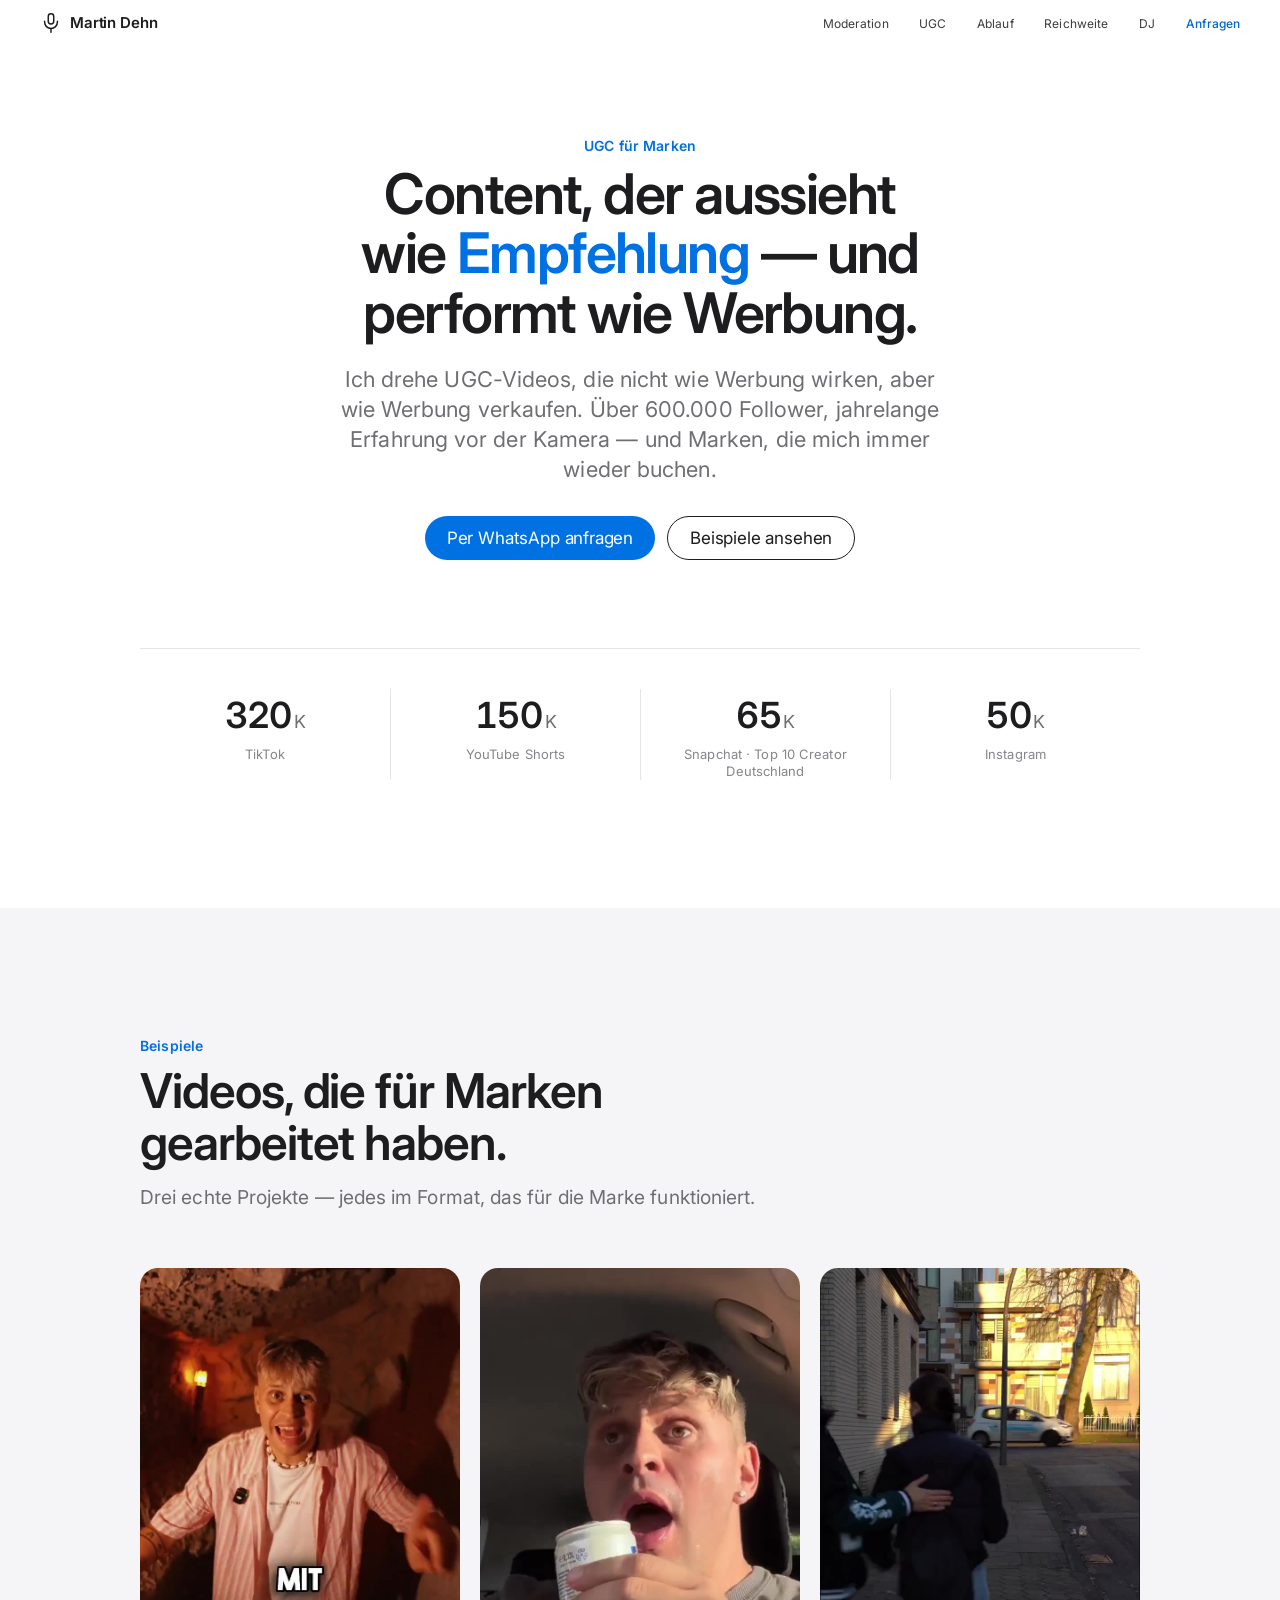
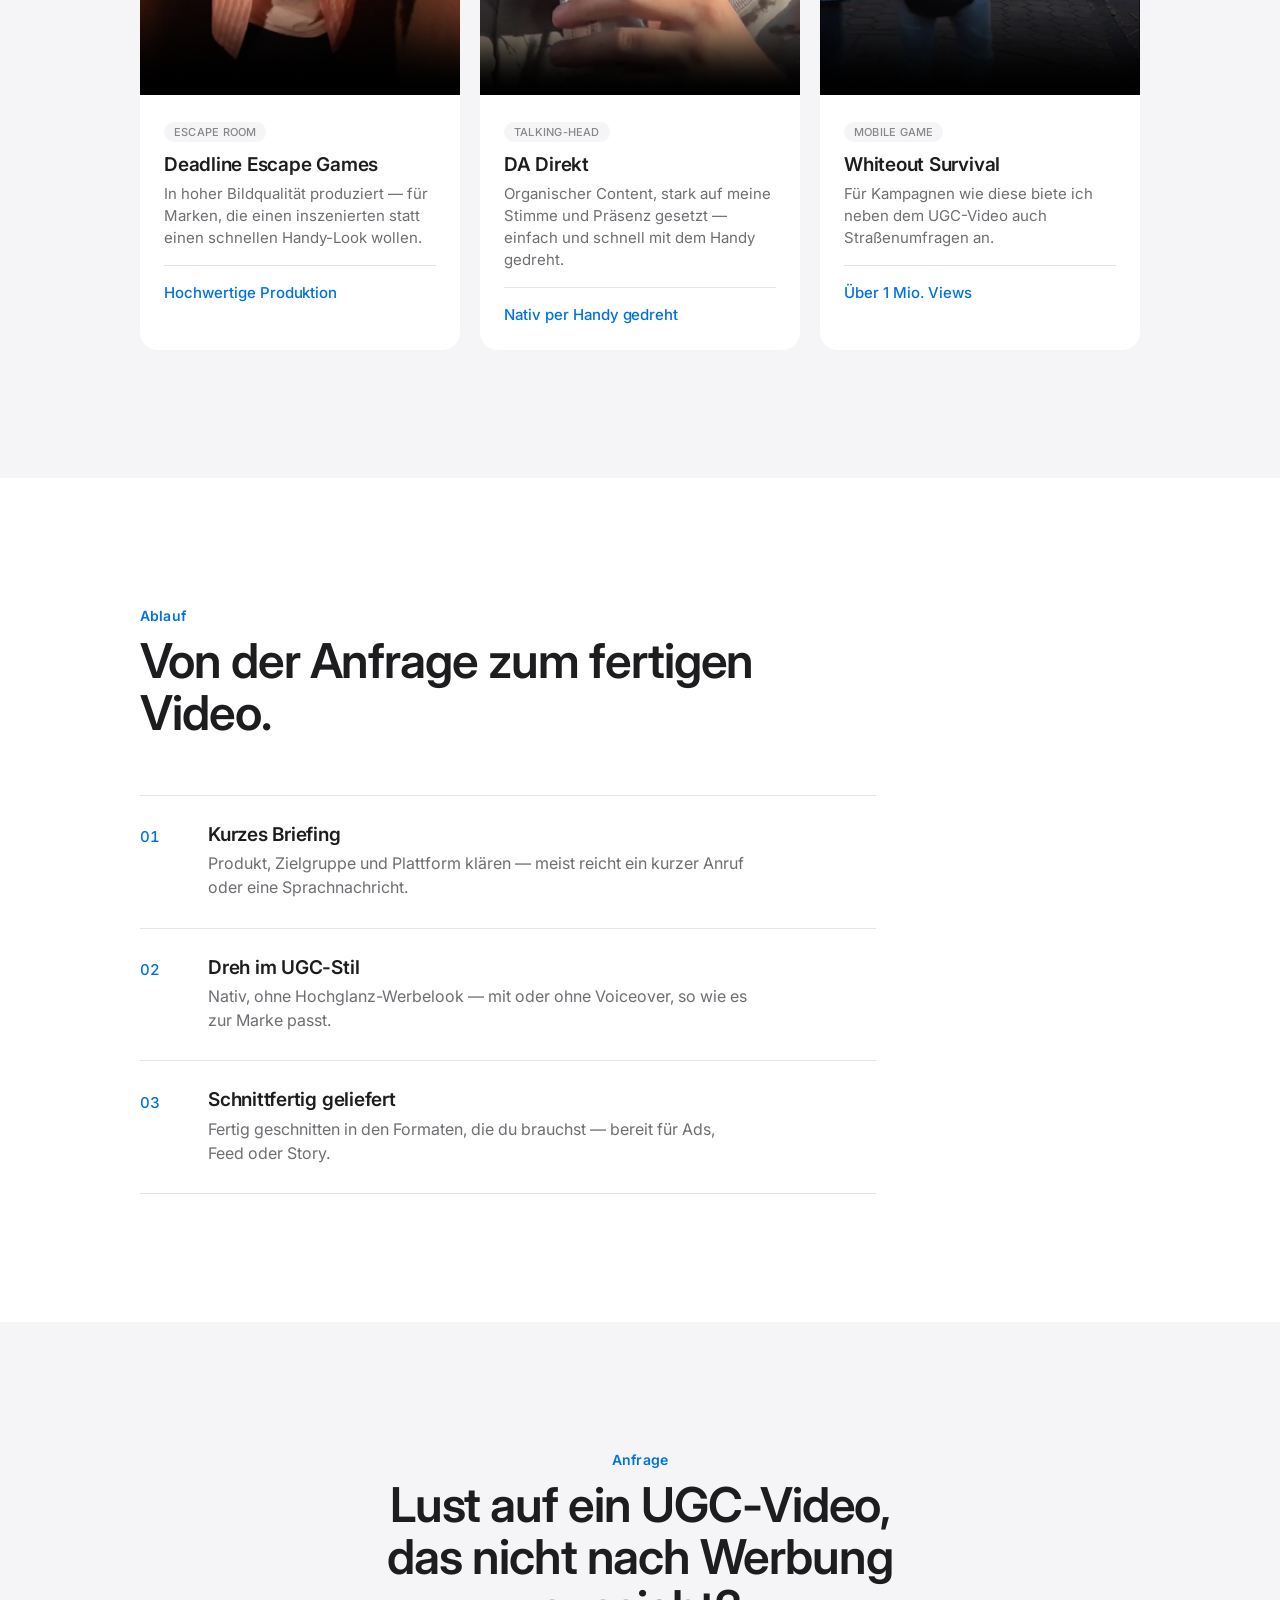
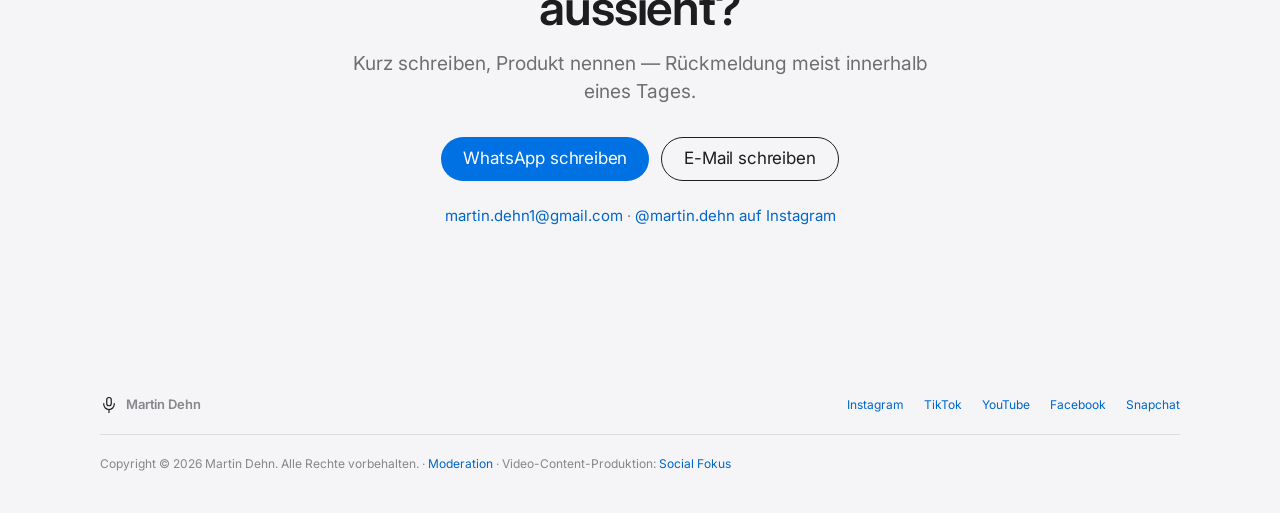
<file: index.html>
<!DOCTYPE html>
<html lang="de">
<head>
<meta charset="UTF-8">
<meta name="viewport" content="width=device-width, initial-scale=1.0">
<title>UGC-Videos für Marken — Martin Dehn</title>
<meta name="description" content="UGC-Videos von Martin Dehn: Content, der aussieht wie eine Empfehlung und performt wie Werbung. Über 600.000 Follower auf TikTok, YouTube Shorts, Snapchat und Instagram — Top 10 Snapchat-Creator Deutschland.">
<meta name="robots" content="index, follow">
<meta name="theme-color" content="#ffffff">
<link rel="canonical" href="https://martindehn.com/">
<script>document.documentElement.classList.add('js');</script>

<!-- Open Graph / Facebook, WhatsApp, LinkedIn -->
<meta property="og:type" content="website">
<meta property="og:url" content="https://martindehn.com/">
<meta property="og:site_name" content="Martin Dehn">
<meta property="og:title" content="UGC-Videos für Marken — Martin Dehn">
<meta property="og:description" content="Content, der aussieht wie eine Empfehlung und performt wie Werbung. Über 600.000 Follower auf TikTok, YouTube Shorts, Snapchat und Instagram.">
<meta property="og:image" content="https://martindehn.com/assets/img/martin-dehn-hero.jpg">

<!-- Twitter / X -->
<meta name="twitter:card" content="summary_large_image">
<meta name="twitter:title" content="UGC-Videos für Marken — Martin Dehn">
<meta name="twitter:description" content="Content, der aussieht wie eine Empfehlung und performt wie Werbung. Über 600.000 Follower auf TikTok, YouTube Shorts, Snapchat und Instagram.">
<meta name="twitter:image" content="https://martindehn.com/assets/img/martin-dehn-hero.jpg">

<link rel="icon" href="data:image/svg+xml,%3Csvg xmlns='http://www.w3.org/2000/svg' viewBox='0 0 100 100'%3E%3Crect width='100' height='100' rx='22' fill='%231d1d1f'/%3E%3Crect x='36' y='16' width='28' height='44' rx='14' fill='%23fff'/%3E%3Cpath d='M24 48v4a26 26 0 0 0 52 0v-4' stroke='%23fff' stroke-width='8' fill='none' stroke-linecap='round'/%3E%3Cpath d='M50 78v10' stroke='%23fff' stroke-width='8' stroke-linecap='round'/%3E%3C/svg%3E">
<link rel="preconnect" href="https://fonts.googleapis.com">
<link rel="preconnect" href="https://fonts.gstatic.com" crossorigin>
<link href="https://fonts.googleapis.com/css2?family=Inter:wght@400;500;600&display=swap" rel="stylesheet">
<link rel="stylesheet" href="assets/css/style.css">
<link rel="stylesheet" href="assets/css/ugc.css">

<script type="application/ld+json">
{
  "@context": "https://schema.org",
  "@type": "Service",
  "name": "UGC-Videoproduktion",
  "serviceType": "User Generated Content für Marken",
  "url": "https://martindehn.com/",
  "description": "UGC-Videos im nativen Social-Media-Stil für Marken — gedreht und schnittfertig geliefert für Ads, Feed und Story.",
  "areaServed": "DE",
  "provider": {
    "@type": "Person",
    "name": "Martin Dehn",
    "url": "https://martindehn.com/",
    "email": "martin.dehn1@gmail.com",
    "telephone": "+491624267272"
  }
}
</script>
</head>
<body>

<div class="progress-bar" id="progressBar" aria-hidden="true"></div>

<!-- NAV -->
<header class="site-nav" id="siteNav">
  <a href="/" class="nav-logo" aria-label="Martin Dehn — Startseite">
    <svg class="logo-mark" viewBox="0 0 24 24" fill="none" stroke="currentColor" stroke-width="1.6" stroke-linecap="round" stroke-linejoin="round" aria-hidden="true">
      <rect x="9" y="2" width="6" height="11" rx="3"/>
      <path d="M5 10v1a7 7 0 0 0 14 0v-1"/>
      <path d="M12 18v4"/>
    </svg>
    <span class="nav-logo-text">Martin Dehn</span>
  </a>

  <nav class="nav-links" id="navLinks" aria-label="Hauptnavigation">
    <a href="moderator/#leistungen" class="nav-link">Moderation</a>
    <a href="#cases" class="nav-link" aria-current="page">UGC</a>
    <a href="#ablauf" class="nav-link">Ablauf</a>
    <a href="moderator/#reichweite" class="nav-link">Reichweite</a>
    <a href="dj/" class="nav-link">DJ</a>
    <a href="#anfrage" class="nav-link nav-cta">Anfragen</a>
  </nav>

  <button class="nav-toggle" id="navToggle" aria-label="Menü öffnen" aria-expanded="false" aria-controls="navLinks">
    <span></span><span></span><span></span>
  </button>
</header>

<main id="top">

  <!-- HERO -->
  <section class="section ugc-hero">
    <div class="ugc-hero-inner">
      <p class="eyebrow reveal">UGC für Marken</p>
      <h1 class="ugc-title reveal">
        Content, der aussieht wie
        <span class="hero-title-accent">Empfehlung</span> —
        und performt wie Werbung.
      </h1>
      <p class="ugc-lead reveal">
        Ich drehe UGC-Videos, die nicht wie Werbung wirken, aber wie Werbung verkaufen.
        Über 600.000 Follower, jahrelange Erfahrung vor der Kamera — und Marken,
        die mich immer wieder buchen.
      </p>
      <div class="booking-actions ugc-hero-actions reveal">
        <a class="btn btn-primary" href="https://wa.me/491624267272" target="_blank" rel="noopener">Per WhatsApp anfragen</a>
        <a class="btn btn-ghost" href="#cases">Beispiele ansehen</a>
      </div>
    </div>

    <div class="spec-strip reveal" role="list" aria-label="Reichweite nach Plattform">
      <div class="spec" role="listitem">
        <span class="spec-value">320<span class="spec-unit">K</span></span>
        <span class="spec-label">TikTok</span>
      </div>
      <div class="spec" role="listitem">
        <span class="spec-value">150<span class="spec-unit">K</span></span>
        <span class="spec-label">YouTube Shorts</span>
      </div>
      <div class="spec" role="listitem">
        <span class="spec-value">65<span class="spec-unit">K</span></span>
        <span class="spec-label">Snapchat · Top 10 Creator Deutschland</span>
      </div>
      <div class="spec" role="listitem">
        <span class="spec-value">50<span class="spec-unit">K</span></span>
        <span class="spec-label">Instagram</span>
      </div>
    </div>
  </section>

  <!-- CASE STUDIES -->
  <section class="section section--alt" id="cases">
    <div class="section-head reveal">
      <p class="eyebrow">Beispiele</p>
      <h2 class="section-title">Videos, die für Marken gearbeitet haben.</h2>
      <p class="section-sub">
        Drei echte Projekte — jedes im Format, das für die Marke funktioniert.
      </p>
    </div>

    <div class="case-grid">
      <article class="case-card reveal">
        <div class="case-thumb">
          <video class="case-video" controls preload="none" playsinline
                 poster="assets/img/gallery/poster-deadline-escape.jpg">
            <source src="assets/video/deadline-escape.mp4" type="video/mp4">
          </video>
        </div>
        <div class="case-body">
          <p class="case-tag">Escape Room</p>
          <h3 class="case-title">Deadline Escape Games</h3>
          <p class="case-text">In hoher Bildqualität produziert — für Marken, die einen inszenierten statt einen schnellen Handy-Look wollen.</p>
          <p class="case-result">Hochwertige Produktion</p>
        </div>
      </article>

      <article class="case-card reveal">
        <div class="case-thumb">
          <video class="case-video" controls preload="none" playsinline
                 poster="assets/img/gallery/poster-da-direkt.jpg">
            <source src="assets/video/da-direkt.mp4" type="video/mp4">
          </video>
        </div>
        <div class="case-body">
          <p class="case-tag">Talking-Head</p>
          <h3 class="case-title">DA Direkt</h3>
          <p class="case-text">Organischer Content, stark auf meine Stimme und Präsenz gesetzt — einfach und schnell mit dem Handy gedreht.</p>
          <p class="case-result">Nativ per Handy gedreht</p>
        </div>
      </article>

      <article class="case-card reveal">
        <div class="case-thumb">
          <video class="case-video" controls preload="none" playsinline
                 poster="assets/img/gallery/poster-whiteout-survival.jpg">
            <source src="assets/video/whiteout-survival.mp4" type="video/mp4">
          </video>
        </div>
        <div class="case-body">
          <p class="case-tag">Mobile Game</p>
          <h3 class="case-title">Whiteout Survival</h3>
          <p class="case-text">Für Kampagnen wie diese biete ich neben dem UGC-Video auch Straßenumfragen an.</p>
          <p class="case-result">Über 1 Mio. Views</p>
        </div>
      </article>
    </div>
  </section>

  <!-- ABLAUF -->
  <section class="section" id="ablauf">
    <div class="section-head reveal">
      <p class="eyebrow">Ablauf</p>
      <h2 class="section-title">Von der Anfrage zum fertigen Video.</h2>
    </div>

    <ol class="step-list">
      <li class="step reveal">
        <span class="step-num" aria-hidden="true">01</span>
        <div class="step-body">
          <h3 class="step-title">Kurzes Briefing</h3>
          <p class="step-text">Produkt, Zielgruppe und Plattform klären — meist reicht ein kurzer Anruf oder eine Sprachnachricht.</p>
        </div>
      </li>
      <li class="step reveal">
        <span class="step-num" aria-hidden="true">02</span>
        <div class="step-body">
          <h3 class="step-title">Dreh im UGC-Stil</h3>
          <p class="step-text">Nativ, ohne Hochglanz-Werbelook — mit oder ohne Voiceover, so wie es zur Marke passt.</p>
        </div>
      </li>
      <li class="step reveal">
        <span class="step-num" aria-hidden="true">03</span>
        <div class="step-body">
          <h3 class="step-title">Schnittfertig geliefert</h3>
          <p class="step-text">Fertig geschnitten in den Formaten, die du brauchst — bereit für Ads, Feed oder Story.</p>
        </div>
      </li>
    </ol>
  </section>

  <!-- ANFRAGE -->
  <section class="section section--alt section-booking" id="anfrage">
    <div class="booking-inner reveal">
      <p class="eyebrow">Anfrage</p>
      <h2 class="section-title">Lust auf ein UGC-Video, das nicht nach Werbung aussieht?</h2>
      <p class="section-sub">
        Kurz schreiben, Produkt nennen — Rückmeldung meist innerhalb eines Tages.
      </p>
      <div class="booking-actions">
        <a class="btn btn-primary" href="https://wa.me/491624267272" target="_blank" rel="noopener">WhatsApp schreiben</a>
        <a class="btn btn-ghost" href="mailto:martin.dehn1@gmail.com?subject=UGC-Anfrage">E-Mail schreiben</a>
      </div>
      <p class="booking-contact-line">
        <a href="mailto:martin.dehn1@gmail.com?subject=UGC-Anfrage">martin.dehn1@gmail.com</a>
        · <a href="https://www.instagram.com/martin.dehn/" target="_blank" rel="noopener">@martin.dehn auf Instagram</a>
      </p>
    </div>
  </section>

</main>

<!-- FOOTER -->
<footer class="site-footer">
  <div class="footer-inner">
    <a href="/" class="nav-logo" aria-label="Martin Dehn — Startseite">
      <svg class="logo-mark" viewBox="0 0 24 24" fill="none" stroke="currentColor" stroke-width="1.6" stroke-linecap="round" stroke-linejoin="round" aria-hidden="true">
        <rect x="9" y="2" width="6" height="11" rx="3"/>
        <path d="M5 10v1a7 7 0 0 0 14 0v-1"/>
        <path d="M12 18v4"/>
      </svg>
      <span class="nav-logo-text">Martin Dehn</span>
    </a>

    <div class="footer-social" aria-label="Social Media">
      <a href="https://www.instagram.com/martin.dehn/" target="_blank" rel="noopener">Instagram</a>
      <a href="https://www.tiktok.com/@martin.dehn" target="_blank" rel="noopener">TikTok</a>
      <a href="https://www.youtube.com/martindehn" target="_blank" rel="noopener">YouTube</a>
      <a href="https://www.facebook.com/martin.dehn.35/" target="_blank" rel="noopener">Facebook</a>
      <a href="https://www.snapchat.com/@martin.dehn" target="_blank" rel="noopener">Snapchat</a>
    </div>

    <p class="footer-meta">
      Copyright © <span id="year"></span> Martin Dehn. Alle Rechte vorbehalten. ·
      <a href="moderator/">Moderation</a> ·
      Video-Content-Produktion: <a href="https://socialfokus.de/" target="_blank" rel="noopener">Social Fokus</a>
    </p>
  </div>
</footer>

<script src="assets/js/main.js"></script>
</body>
</html>
</file>
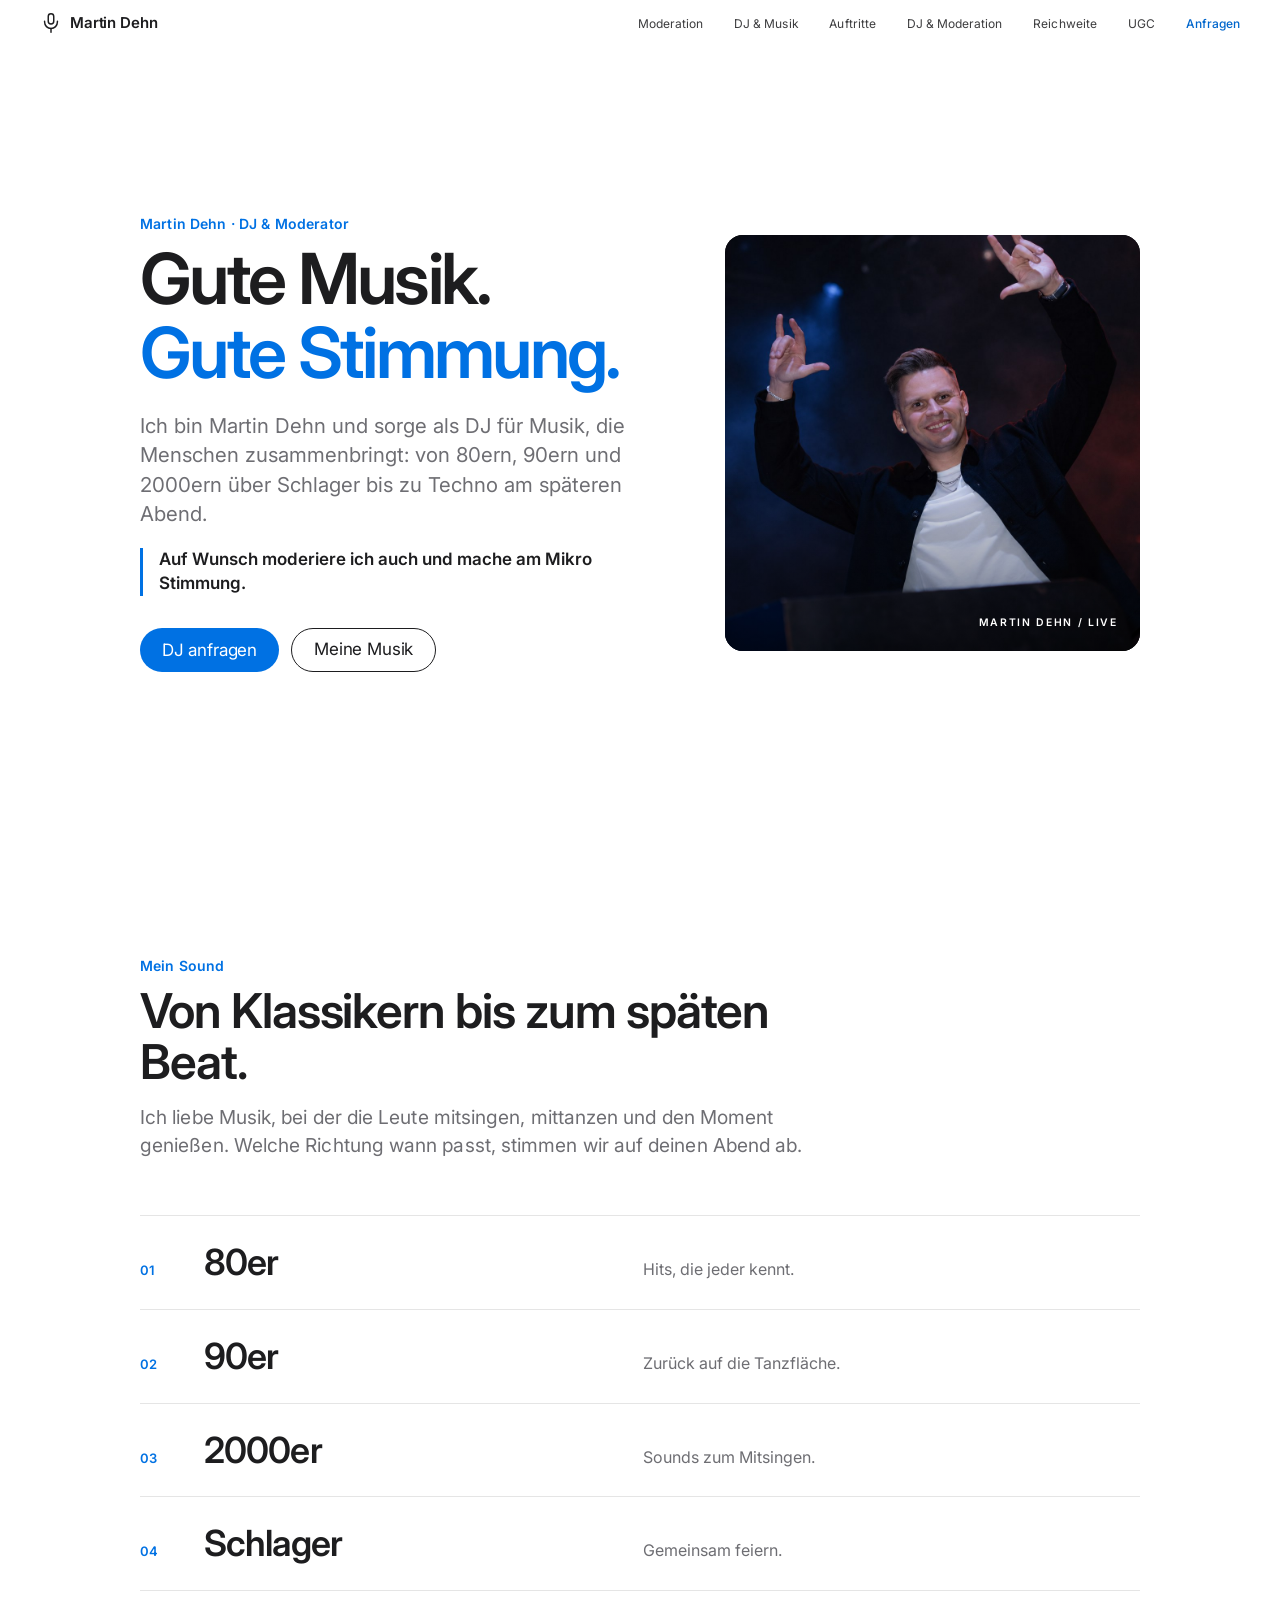
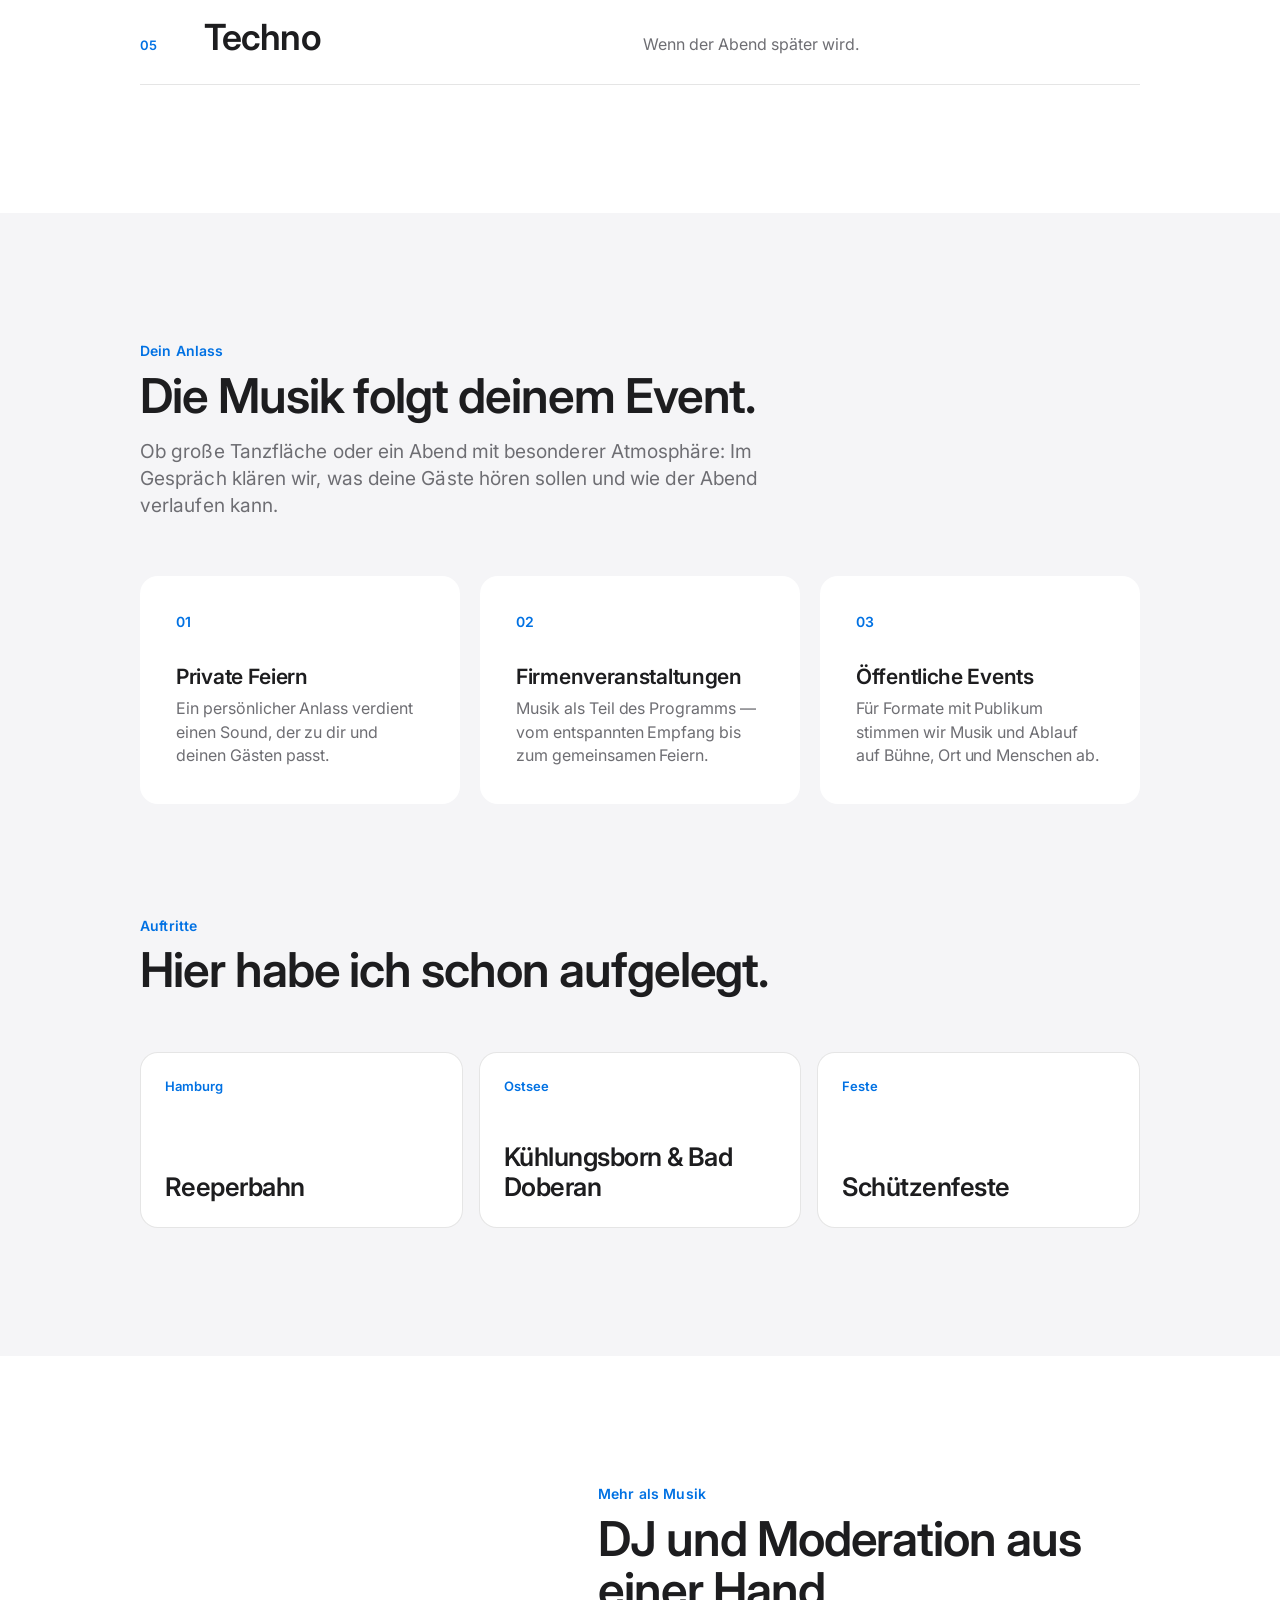
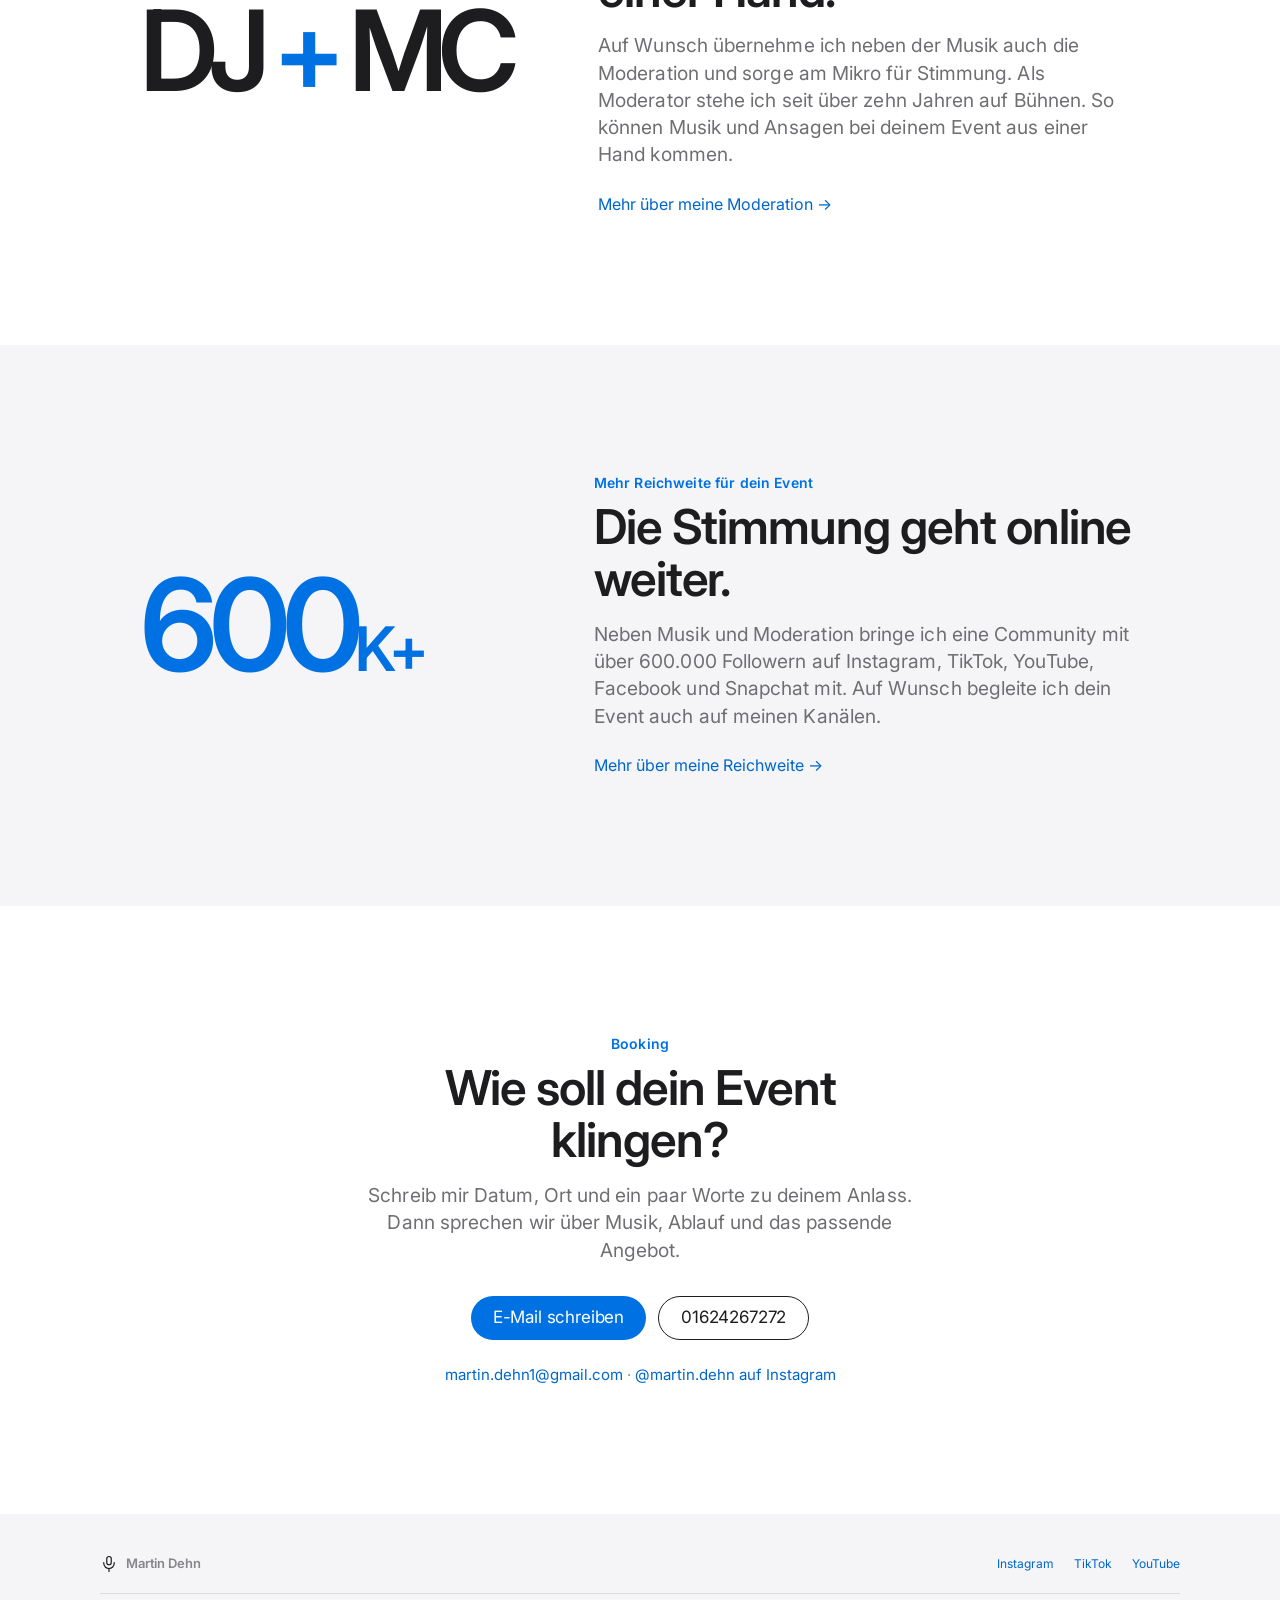
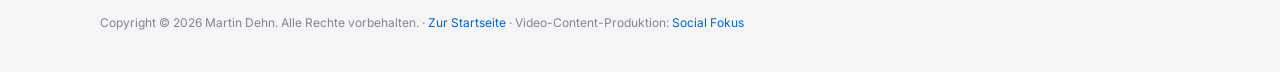
<file: dj/index.html>
<!DOCTYPE html>
<html lang="de">
<head>
<meta charset="UTF-8">
<meta name="viewport" content="width=device-width, initial-scale=1.0">
<title>DJ &amp; Moderator für dein Event — Martin Dehn</title>
<meta name="description" content="Martin Dehn als DJ für 80er, 90er, 2000er, Schlager und Techno. Auf Wunsch moderiert er auch und sorgt am Mikro für Stimmung.">
<meta name="robots" content="index, follow">
<meta name="theme-color" content="#ffffff">
<link rel="canonical" href="https://martindehn.com/dj/">
<script>document.documentElement.classList.add('js');</script>
<meta property="og:type" content="website">
<meta property="og:url" content="https://martindehn.com/dj/">
<meta property="og:site_name" content="Martin Dehn">
<meta property="og:title" content="DJ &amp; Moderator für dein Event — Martin Dehn">
<meta property="og:description" content="80er, 90er, 2000er, Schlager und Techno. Auf Wunsch auch Moderation und Stimmung am Mikro.">
<meta property="og:image" content="https://martindehn.com/assets/img/martin-dehn-dj-stage.jpg">
<meta name="twitter:card" content="summary_large_image">
<meta name="twitter:title" content="DJ &amp; Moderator für dein Event — Martin Dehn">
<meta name="twitter:description" content="80er, 90er, 2000er, Schlager und Techno. Auf Wunsch auch Stimmung am Mikro.">
<meta name="twitter:image" content="https://martindehn.com/assets/img/martin-dehn-dj-stage.jpg">
<link rel="icon" href="data:image/svg+xml,%3Csvg xmlns='http://www.w3.org/2000/svg' viewBox='0 0 100 100'%3E%3Crect width='100' height='100' rx='22' fill='%231d1d1f'/%3E%3Crect x='36' y='16' width='28' height='44' rx='14' fill='%23fff'/%3E%3Cpath d='M24 48v4a26 26 0 0 0 52 0v-4' stroke='%23fff' stroke-width='8' fill='none' stroke-linecap='round'/%3E%3Cpath d='M50 78v10' stroke='%23fff' stroke-width='8' stroke-linecap='round'/%3E%3C/svg%3E">
<link rel="preconnect" href="https://fonts.googleapis.com">
<link rel="preconnect" href="https://fonts.gstatic.com" crossorigin>
<link href="https://fonts.googleapis.com/css2?family=Inter:wght@400;500;600&display=swap" rel="stylesheet">
<link rel="stylesheet" href="../assets/css/style.css">
<link rel="stylesheet" href="../assets/css/dj.css?v=photo-20260925">
<script type="application/ld+json">
{
  "@context": "https://schema.org",
  "@type": "Service",
  "name": "DJ für Events",
  "serviceType": "DJ und Eventmoderation",
  "url": "https://martindehn.com/dj/",
  "provider": {
    "@type": "Person",
    "name": "Martin Dehn",
    "url": "https://martindehn.com/",
    "email": "martin.dehn1@gmail.com",
    "telephone": "+491624267272"
  }
}
</script>
</head>
<body>
<div class="progress-bar" id="progressBar" aria-hidden="true"></div>

<header class="site-nav" id="siteNav">
  <a href="../" class="nav-logo" aria-label="Martin Dehn — Startseite">
    <svg class="logo-mark" viewBox="0 0 24 24" fill="none" stroke="currentColor" stroke-width="1.6" stroke-linecap="round" stroke-linejoin="round" aria-hidden="true">
      <rect x="9" y="2" width="6" height="11" rx="3"/>
      <path d="M5 10v1a7 7 0 0 0 14 0v-1"/>
      <path d="M12 18v4"/>
    </svg>
    <span class="nav-logo-text">Martin Dehn</span>
  </a>
  <nav class="nav-links" id="navLinks" aria-label="Hauptnavigation">
    <a href="../moderator/#leistungen" class="nav-link">Moderation</a>
    <a href="#musik" class="nav-link" aria-current="page">DJ &amp; Musik</a>
    <a href="#auftritte" class="nav-link">Auftritte</a>
    <a href="#zusammenspiel" class="nav-link">DJ &amp; Moderation</a>
    <a href="#reichweite" class="nav-link">Reichweite</a>
    <a href="../" class="nav-link">UGC</a>
    <a href="#anfrage" class="nav-link nav-cta">Anfragen</a>
  </nav>
  <button class="nav-toggle" id="navToggle" aria-label="Menü öffnen" aria-expanded="false" aria-controls="navLinks">
    <span></span><span></span><span></span>
  </button>
</header>

<main id="top">
  <section class="section dj-hero">
    <div class="dj-hero-copy">
      <p class="eyebrow reveal">Martin Dehn · DJ &amp; Moderator</p>
      <h1 class="dj-title reveal">Gute Musik.<br><span class="hero-title-accent">Gute Stimmung.</span></h1>
      <p class="dj-lead reveal">Ich bin Martin Dehn und sorge als DJ für Musik, die Menschen zusammenbringt: von 80ern, 90ern und 2000ern über Schlager bis zu Techno am späteren Abend.</p>
      <p class="dj-mic-line reveal">Auf Wunsch moderiere ich auch und mache am Mikro Stimmung.</p>
      <div class="dj-hero-actions reveal">
        <a class="btn btn-primary" href="#anfrage">DJ anfragen</a>
        <a class="btn btn-ghost" href="#musik">Meine Musik</a>
      </div>
    </div>
    <figure class="dj-visual reveal">
      <img class="dj-visual-photo" src="../assets/img/martin-dehn-dj-stage.jpg" alt="Martin Dehn am DJ-Pult bei einem Auftritt" width="1536" height="1024" fetchpriority="high" decoding="async">
      <figcaption class="dj-visual-caption">MARTIN DEHN / LIVE</figcaption>
    </figure>
  </section>

  <section class="section" id="musik">
    <div class="section-head reveal">
      <p class="eyebrow">Mein Sound</p>
      <h2 class="section-title">Von Klassikern bis zum späten Beat.</h2>
      <p class="section-sub">Ich liebe Musik, bei der die Leute mitsingen, mittanzen und den Moment genießen. Welche Richtung wann passt, stimmen wir auf deinen Abend ab.</p>
    </div>
    <div class="dj-genre-list" aria-label="Musikrichtungen">
      <div class="dj-genre reveal"><span>01</span><h3>80er</h3><p>Hits, die jeder kennt.</p></div>
      <div class="dj-genre reveal"><span>02</span><h3>90er</h3><p>Zurück auf die Tanzfläche.</p></div>
      <div class="dj-genre reveal"><span>03</span><h3>2000er</h3><p>Sounds zum Mitsingen.</p></div>
      <div class="dj-genre reveal"><span>04</span><h3>Schlager</h3><p>Gemeinsam feiern.</p></div>
      <div class="dj-genre reveal"><span>05</span><h3>Techno</h3><p>Wenn der Abend später wird.</p></div>
    </div>
  </section>

  <section class="section section--alt" id="formate">
    <div class="section-head reveal">
      <p class="eyebrow">Dein Anlass</p>
      <h2 class="section-title">Die Musik folgt deinem Event.</h2>
      <p class="section-sub">Ob große Tanzfläche oder ein Abend mit besonderer Atmosphäre: Im Gespräch klären wir, was deine Gäste hören sollen und wie der Abend verlaufen kann.</p>
    </div>
    <div class="card-grid">
      <article class="card reveal"><span class="dj-card-number" aria-hidden="true">01</span><h3 class="card-title">Private Feiern</h3><p class="card-text">Ein persönlicher Anlass verdient einen Sound, der zu dir und deinen Gästen passt.</p></article>
      <article class="card reveal"><span class="dj-card-number" aria-hidden="true">02</span><h3 class="card-title">Firmenveranstaltungen</h3><p class="card-text">Musik als Teil des Programms — vom entspannten Empfang bis zum gemeinsamen Feiern.</p></article>
      <article class="card reveal"><span class="dj-card-number" aria-hidden="true">03</span><h3 class="card-title">Öffentliche Events</h3><p class="card-text">Für Formate mit Publikum stimmen wir Musik und Ablauf auf Bühne, Ort und Menschen ab.</p></article>
    </div>
    <div class="dj-appearances" id="auftritte">
      <div class="section-head reveal">
        <p class="eyebrow">Auftritte</p>
        <h2 class="section-title">Hier habe ich schon aufgelegt.</h2>
      </div>
      <div class="dj-appearance-grid">
        <div class="dj-appearance reveal"><span class="dj-appearance-label">Hamburg</span><h3>Reeperbahn</h3></div>
        <div class="dj-appearance reveal"><span class="dj-appearance-label">Ostsee</span><h3>Kühlungsborn &amp; Bad Doberan</h3></div>
        <div class="dj-appearance reveal"><span class="dj-appearance-label">Feste</span><h3>Schützenfeste</h3></div>
      </div>
    </div>
  </section>

  <section class="section dj-combo" id="zusammenspiel">
    <div class="dj-combo-mark reveal" aria-hidden="true">DJ<span>+</span>MC</div>
    <div class="dj-combo-copy reveal">
      <p class="eyebrow">Mehr als Musik</p>
      <h2 class="section-title">DJ und Moderation aus einer Hand.</h2>
      <p class="section-sub">Auf Wunsch übernehme ich neben der Musik auch die Moderation und sorge am Mikro für Stimmung. Als Moderator stehe ich seit über zehn Jahren auf Bühnen. So können Musik und Ansagen bei deinem Event aus einer Hand kommen.</p>
      <a class="dj-text-link" href="../moderator/#leistungen">Mehr über meine Moderation <span aria-hidden="true">→</span></a>
    </div>
  </section>

  <section class="section section--alt dj-reach" id="reichweite">
    <div class="dj-reach-number reveal" aria-label="Über 600.000 Follower">600<span>K+</span></div>
    <div class="dj-reach-copy reveal">
      <p class="eyebrow">Mehr Reichweite für dein Event</p>
      <h2 class="section-title">Die Stimmung geht online weiter.</h2>
      <p class="section-sub">Neben Musik und Moderation bringe ich eine Community mit über 600.000 Followern auf Instagram, TikTok, YouTube, Facebook und Snapchat mit. Auf Wunsch begleite ich dein Event auch auf meinen Kanälen.</p>
      <a class="dj-text-link" href="../moderator/#reichweite">Mehr über meine Reichweite <span aria-hidden="true">→</span></a>
    </div>
  </section>

  <section class="section section-booking" id="anfrage">
    <div class="booking-inner reveal">
      <p class="eyebrow">Booking</p>
      <h2 class="section-title">Wie soll dein Event klingen?</h2>
      <p class="section-sub">Schreib mir Datum, Ort und ein paar Worte zu deinem Anlass. Dann sprechen wir über Musik, Ablauf und das passende Angebot.</p>
      <div class="booking-actions">
        <a class="btn btn-primary" href="mailto:martin.dehn1@gmail.com?subject=DJ-Anfrage">E-Mail schreiben</a>
        <a class="btn btn-ghost" href="tel:+491624267272">01624267272</a>
      </div>
      <p class="booking-contact-line"><a href="mailto:martin.dehn1@gmail.com?subject=DJ-Anfrage">martin.dehn1@gmail.com</a> · <a href="https://www.instagram.com/martin.dehn/" target="_blank" rel="noopener">@martin.dehn auf Instagram</a></p>
    </div>
  </section>
</main>

<footer class="site-footer">
  <div class="footer-inner">
    <a href="../" class="nav-logo" aria-label="Martin Dehn — Startseite">
      <svg class="logo-mark" viewBox="0 0 24 24" fill="none" stroke="currentColor" stroke-width="1.6" stroke-linecap="round" stroke-linejoin="round" aria-hidden="true"><rect x="9" y="2" width="6" height="11" rx="3"/><path d="M5 10v1a7 7 0 0 0 14 0v-1"/><path d="M12 18v4"/></svg>
      <span class="nav-logo-text">Martin Dehn</span>
    </a>
    <div class="footer-social" aria-label="Social Media">
      <a href="https://www.instagram.com/martin.dehn/" target="_blank" rel="noopener">Instagram</a>
      <a href="https://www.tiktok.com/@martin.dehn" target="_blank" rel="noopener">TikTok</a>
      <a href="https://www.youtube.com/martindehn" target="_blank" rel="noopener">YouTube</a>
    </div>
    <p class="footer-meta">Copyright © <span id="year"></span> Martin Dehn. Alle Rechte vorbehalten. · <a href="../">Zur Startseite</a> · Video-Content-Produktion: <a href="https://socialfokus.de/" target="_blank" rel="noopener">Social Fokus</a></p>
  </div>
</footer>
<script src="../assets/js/main.js"></script>
</body>
</html>
</file>
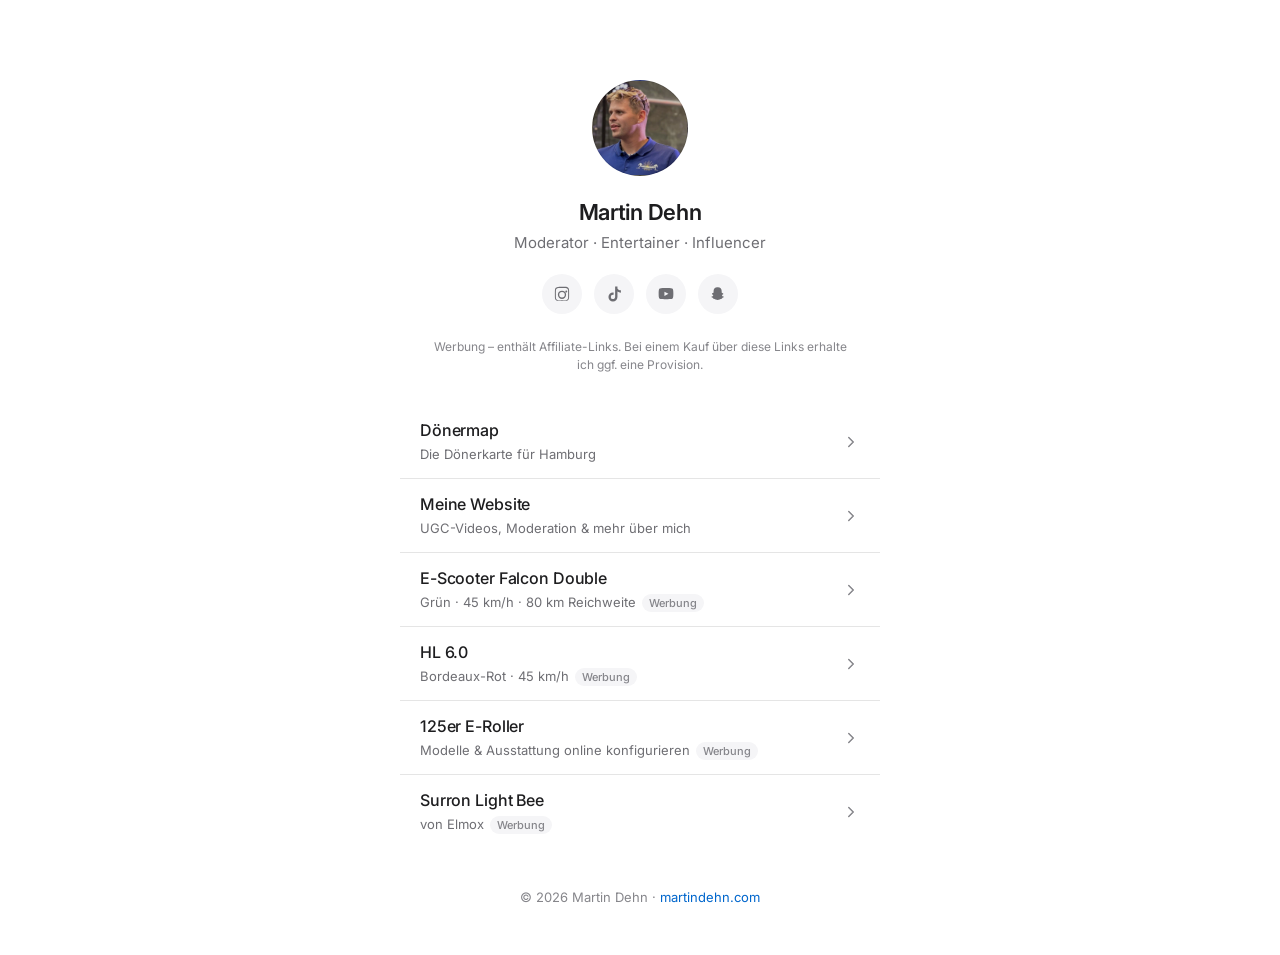
<file: links/index.html>
<!DOCTYPE html>
<html lang="de">
<head>
<meta charset="UTF-8">
<meta name="viewport" content="width=device-width, initial-scale=1.0">
<title>Martin Dehn — Links</title>
<meta name="description" content="Alle Links von Martin Dehn an einem Ort: Website, Social-Media-Kanäle und aktuelle Angebote.">
<meta name="robots" content="index, follow">
<meta name="theme-color" content="#ffffff">
<link rel="canonical" href="https://martindehn.com/links/">
<script>document.documentElement.classList.add('js');</script>

<meta property="og:type" content="website">
<meta property="og:url" content="https://martindehn.com/links/">
<meta property="og:site_name" content="Martin Dehn">
<meta property="og:title" content="Martin Dehn — Links">
<meta property="og:description" content="Alle Links von Martin Dehn an einem Ort: Website, Social-Media-Kanäle und aktuelle Angebote.">
<meta property="og:image" content="https://martindehn.com/assets/img/martin-dehn-hero.jpg">

<meta name="twitter:card" content="summary_large_image">
<meta name="twitter:title" content="Martin Dehn — Links">
<meta name="twitter:image" content="https://martindehn.com/assets/img/martin-dehn-hero.jpg">

<link rel="icon" href="data:image/svg+xml,%3Csvg xmlns='http://www.w3.org/2000/svg' viewBox='0 0 100 100'%3E%3Crect width='100' height='100' rx='22' fill='%231d1d1f'/%3E%3Crect x='36' y='16' width='28' height='44' rx='14' fill='%23fff'/%3E%3Cpath d='M24 48v4a26 26 0 0 0 52 0v-4' stroke='%23fff' stroke-width='8' fill='none' stroke-linecap='round'/%3E%3Cpath d='M50 78v10' stroke='%23fff' stroke-width='8' stroke-linecap='round'/%3E%3C/svg%3E">
<link rel="preconnect" href="https://fonts.googleapis.com">
<link rel="preconnect" href="https://fonts.gstatic.com" crossorigin>
<link href="https://fonts.googleapis.com/css2?family=Inter:wght@400;500;600&display=swap" rel="stylesheet">
<link rel="stylesheet" href="../assets/css/style.css">
<link rel="stylesheet" href="../assets/css/links.css">
</head>
<body>

<main class="links-page" id="top">

  <div class="links-avatar reveal" style="background-image:url('../assets/img/martin-dehn-avatar.jpg')" aria-hidden="true"></div>

  <h1 class="links-name reveal">Martin Dehn</h1>
  <p class="links-tagline reveal">Moderator · Entertainer · Influencer</p>

  <nav class="links-social reveal" aria-label="Social Media">
    <a href="https://www.instagram.com/martin.dehn/" target="_blank" rel="noopener" aria-label="Instagram">
      <svg viewBox="0 0 24 24" fill="currentColor" aria-hidden="true"><path d="M12 2.2c3.2 0 3.6 0 4.8.07 1.2.06 2.4.28 3.4 1.24.96 1 1.18 2.2 1.24 3.4.07 1.2.07 1.6.07 4.8s0 3.6-.07 4.8c-.06 1.2-.28 2.4-1.24 3.4-1 .96-2.2 1.18-3.4 1.24-1.2.07-1.6.07-4.8.07s-3.6 0-4.8-.07c-1.2-.06-2.4-.28-3.4-1.24-.96-1-1.18-2.2-1.24-3.4C2.5 15.6 2.5 15.2 2.5 12s0-3.6.07-4.8c.06-1.2.28-2.4 1.24-3.4 1-.96 2.2-1.18 3.4-1.24C8.4 2.2 8.8 2.2 12 2.2zm0 1.8c-3.14 0-3.5 0-4.7.07-.98.05-1.8.23-2.5.9-.66.66-.84 1.5-.9 2.48-.07 1.2-.07 1.56-.07 4.7s0 3.5.07 4.7c.06.98.24 1.8.9 2.48.7.67 1.52.85 2.5.9 1.2.07 1.56.07 4.7.07s3.5 0 4.7-.07c.98-.05 1.8-.23 2.5-.9.66-.66.84-1.5.9-2.48.07-1.2.07-1.56.07-4.7s0-3.5-.07-4.7c-.06-.98-.24-1.82-.9-2.48-.7-.67-1.52-.85-2.5-.9-1.2-.07-1.56-.07-4.7-.07zm0 3.5a5.5 5.5 0 1 1 0 11 5.5 5.5 0 0 1 0-11zm0 1.8a3.7 3.7 0 1 0 0 7.4 3.7 3.7 0 0 0 0-7.4zm5.7-2a1.3 1.3 0 1 1 0 2.6 1.3 1.3 0 0 1 0-2.6z"/></svg>
    </a>
    <a href="https://www.tiktok.com/@martin.dehn" target="_blank" rel="noopener" aria-label="TikTok">
      <svg viewBox="0 0 24 24" fill="currentColor" aria-hidden="true"><path d="M16.6 2h-3.1v13.9c0 1.6-1.3 2.9-2.9 2.9a2.9 2.9 0 0 1-2.9-2.9 2.9 2.9 0 0 1 2.9-2.9c.3 0 .6 0 .9.1V10c-.3 0-.6-.1-.9-.1-3.3 0-6 2.7-6 6s2.7 6 6 6 6-2.7 6-6V8.7a7.9 7.9 0 0 0 4.6 1.5V7.1c-1.9 0-3.6-1-4.6-2.6V2z"/></svg>
    </a>
    <a href="https://www.youtube.com/martindehn" target="_blank" rel="noopener" aria-label="YouTube">
      <svg viewBox="0 0 24 24" fill="currentColor" aria-hidden="true"><path d="M21.6 7.2s-.2-1.5-.8-2.1c-.8-.8-1.7-.8-2.1-.9C15.9 4 12 4 12 4s-3.9 0-6.7.2c-.4.1-1.3.1-2.1.9-.6.6-.8 2.1-.8 2.1S2.2 9 2.2 10.8v1.4c0 1.8.2 3.6.2 3.6s.2 1.5.8 2.1c.8.8 1.9.8 2.3.9C7 19 12 19 12 19s3.9 0 6.7-.2c.4-.1 1.3-.1 2.1-.9.6-.6.8-2.1.8-2.1s.2-1.8.2-3.6v-1.4c0-1.8-.2-3.6-.2-3.6zM9.9 14.6V9l5.4 2.8-5.4 2.8z"/></svg>
    </a>
    <a href="https://www.snapchat.com/@martin.dehn" target="_blank" rel="noopener" aria-label="Snapchat">
      <svg viewBox="0 0 24 24" fill="currentColor" aria-hidden="true"><path d="M12 3c2.9 0 4.9 2.2 4.9 5v1.9c0 .3.3.6.9.9.5.3 1.3.5 1.3 1.1 0 .5-.7.8-1.4 1-.3.1-.5.3-.4.6.2.9.9 1.6 2.1 1.9.2 0 .4.3.3.5-.2.6-1.2.8-2 1-.1.3-.2.7-.3 1-.1.2-.3.3-.6.3-.8 0-1.4.5-2.6 1-.9.3-1.8.7-2.7.7-.9 0-1.8-.4-2.7-.7-1.2-.5-1.8-1-2.6-1-.3 0-.5-.1-.6-.3-.1-.3-.2-.7-.3-1-.8-.2-1.8-.4-2-1-.1-.2.1-.5.3-.5 1.2-.3 1.9-1 2.1-1.9.1-.3-.1-.5-.4-.6-.7-.2-1.4-.5-1.4-1 0-.6.8-.8 1.3-1.1.6-.3.9-.6.9-.9V8c0-2.8 2-5 4.9-5z"/></svg>
    </a>
  </nav>

  <p class="links-disclosure reveal">
    Werbung – enthält Affiliate-Links. Bei einem Kauf über diese Links erhalte ich ggf. eine Provision.
  </p>

  <div class="link-list reveal">
    <a class="link-row" href="https://www.dönermap.hamburg/" target="_blank" rel="noopener">
      <span class="link-row-text">
        <span class="link-row-title">Dönermap</span>
        <span class="link-row-meta">Die Dönerkarte für Hamburg</span>
      </span>
      <svg class="chevron" viewBox="0 0 24 24" fill="none" stroke="currentColor" stroke-width="2" stroke-linecap="round" stroke-linejoin="round" aria-hidden="true"><path d="M9 6l6 6-6 6"/></svg>
    </a>

    <a class="link-row" href="https://martindehn.com/">
      <span class="link-row-text">
        <span class="link-row-title">Meine Website</span>
        <span class="link-row-meta">UGC-Videos, Moderation &amp; mehr über mich</span>
      </span>
      <svg class="chevron" viewBox="0 0 24 24" fill="none" stroke="currentColor" stroke-width="2" stroke-linecap="round" stroke-linejoin="round" aria-hidden="true"><path d="M9 6l6 6-6 6"/></svg>
    </a>

    <a class="link-row" href="https://elektroroller-futura.de/shop/elektroroller/e-scooter-falcon?affp=17205#/farbe-grun/geschwindigkeit_auswahlen-45_km_h/anzahl_lithium_ionen_akkus-1_lithium_akku_80_km_reichweite" target="_blank" rel="noopener sponsored">
      <span class="link-row-text">
        <span class="link-row-title">E-Scooter Falcon Double</span>
        <span class="link-row-meta">Grün · 45 km/h · 80 km Reichweite <span class="ad-tag">Werbung</span></span>
      </span>
      <svg class="chevron" viewBox="0 0 24 24" fill="none" stroke="currentColor" stroke-width="2" stroke-linecap="round" stroke-linejoin="round" aria-hidden="true"><path d="M9 6l6 6-6 6"/></svg>
    </a>

    <a class="link-row" href="https://elektroroller-futura.de/shop/elektroroller/e-scooter-chopper-11?affp=17205#/farbe-bordeaux_rot/geschwindigkeit_auswahlen-45_km_h" target="_blank" rel="noopener sponsored">
      <span class="link-row-text">
        <span class="link-row-title">HL 6.0</span>
        <span class="link-row-meta">Bordeaux-Rot · 45 km/h <span class="ad-tag">Werbung</span></span>
      </span>
      <svg class="chevron" viewBox="0 0 24 24" fill="none" stroke="currentColor" stroke-width="2" stroke-linecap="round" stroke-linejoin="round" aria-hidden="true"><path d="M9 6l6 6-6 6"/></svg>
    </a>

    <a class="link-row" href="https://elektroroller-futura.de/shop/elektroroller/125er?affp=17205" target="_blank" rel="noopener sponsored">
      <span class="link-row-text">
        <span class="link-row-title">125er E-Roller</span>
        <span class="link-row-meta">Modelle &amp; Ausstattung online konfigurieren <span class="ad-tag">Werbung</span></span>
      </span>
      <svg class="chevron" viewBox="0 0 24 24" fill="none" stroke="currentColor" stroke-width="2" stroke-linecap="round" stroke-linejoin="round" aria-hidden="true"><path d="M9 6l6 6-6 6"/></svg>
    </a>

    <a class="link-row" href="https://elmox.de/?ref=MARTINDEHN" target="_blank" rel="noopener sponsored">
      <span class="link-row-text">
        <span class="link-row-title">Surron Light Bee</span>
        <span class="link-row-meta">von Elmox <span class="ad-tag">Werbung</span></span>
      </span>
      <svg class="chevron" viewBox="0 0 24 24" fill="none" stroke="currentColor" stroke-width="2" stroke-linecap="round" stroke-linejoin="round" aria-hidden="true"><path d="M9 6l6 6-6 6"/></svg>
    </a>
  </div>

  <p class="links-footer">
    © <span id="year"></span> Martin Dehn · <a href="https://martindehn.com/">martindehn.com</a>
  </p>

</main>

<script src="../assets/js/main.js"></script>
</body>
</html>
</file>
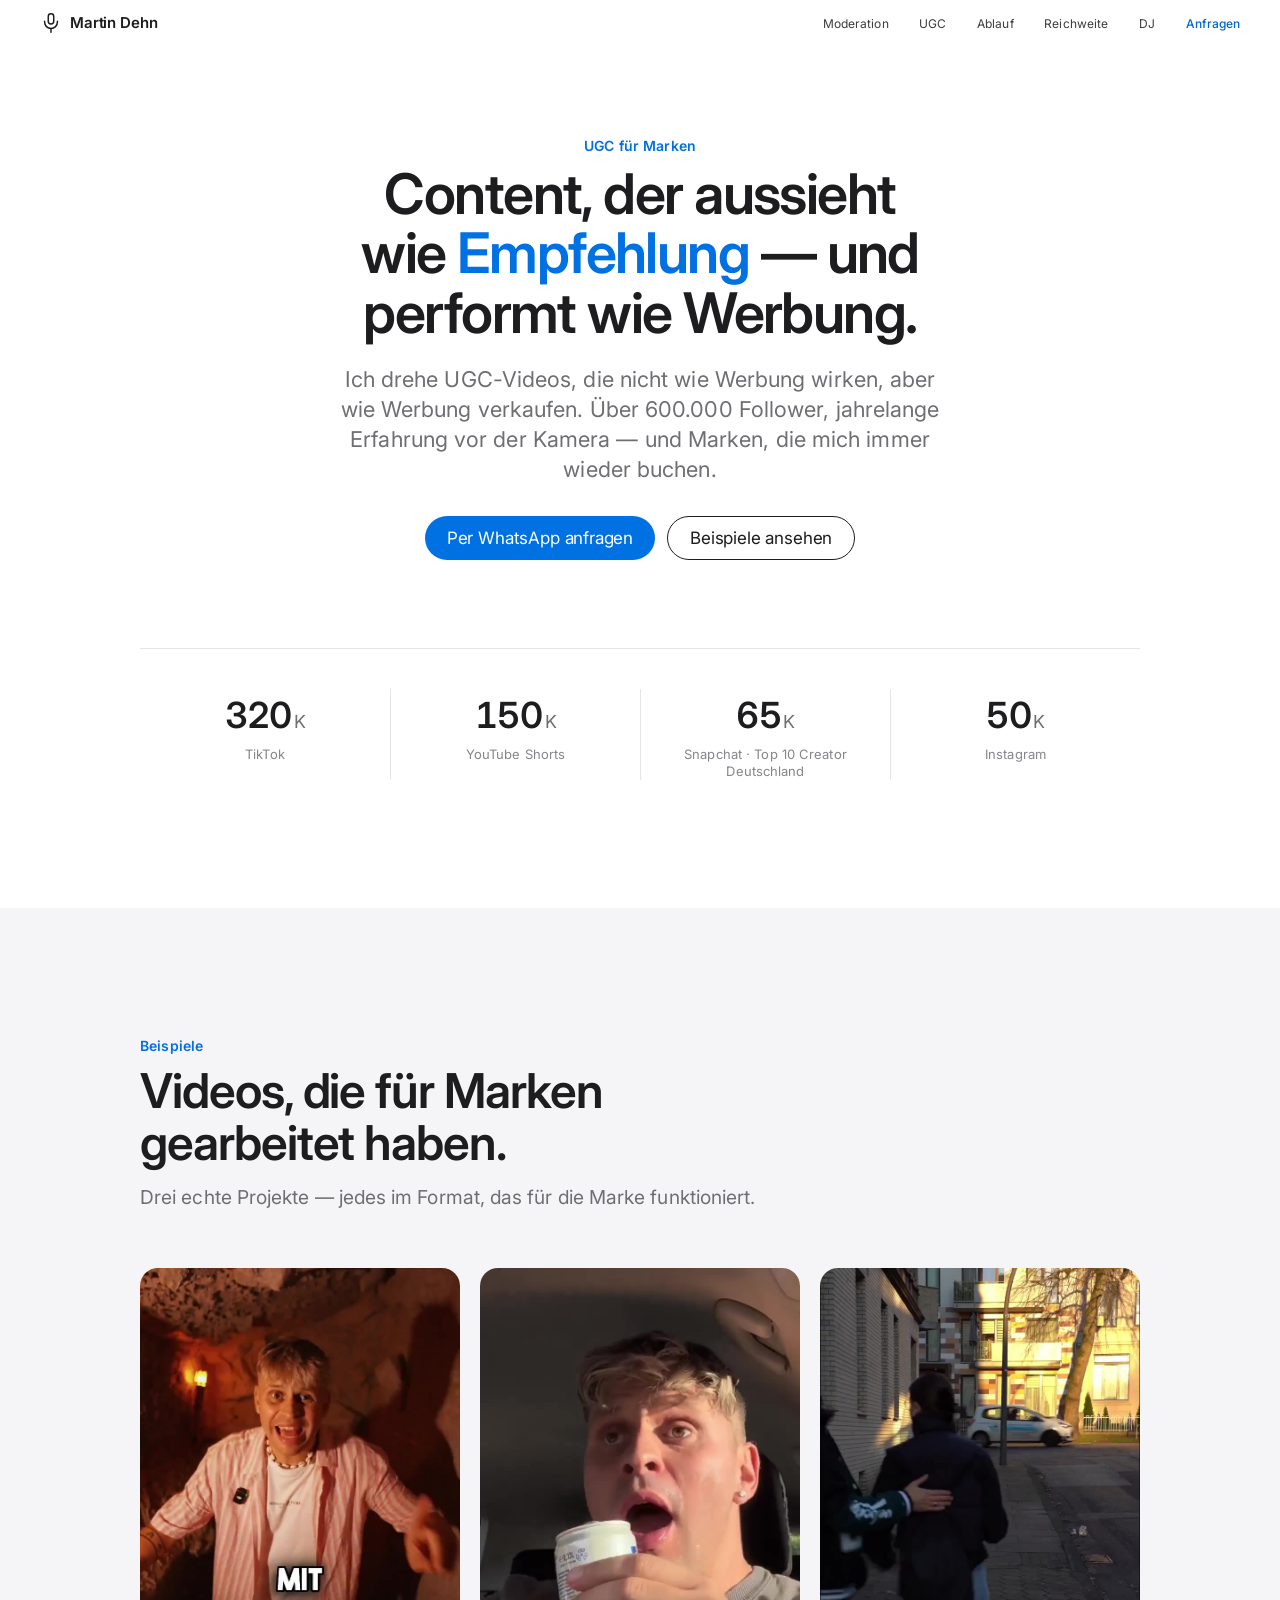
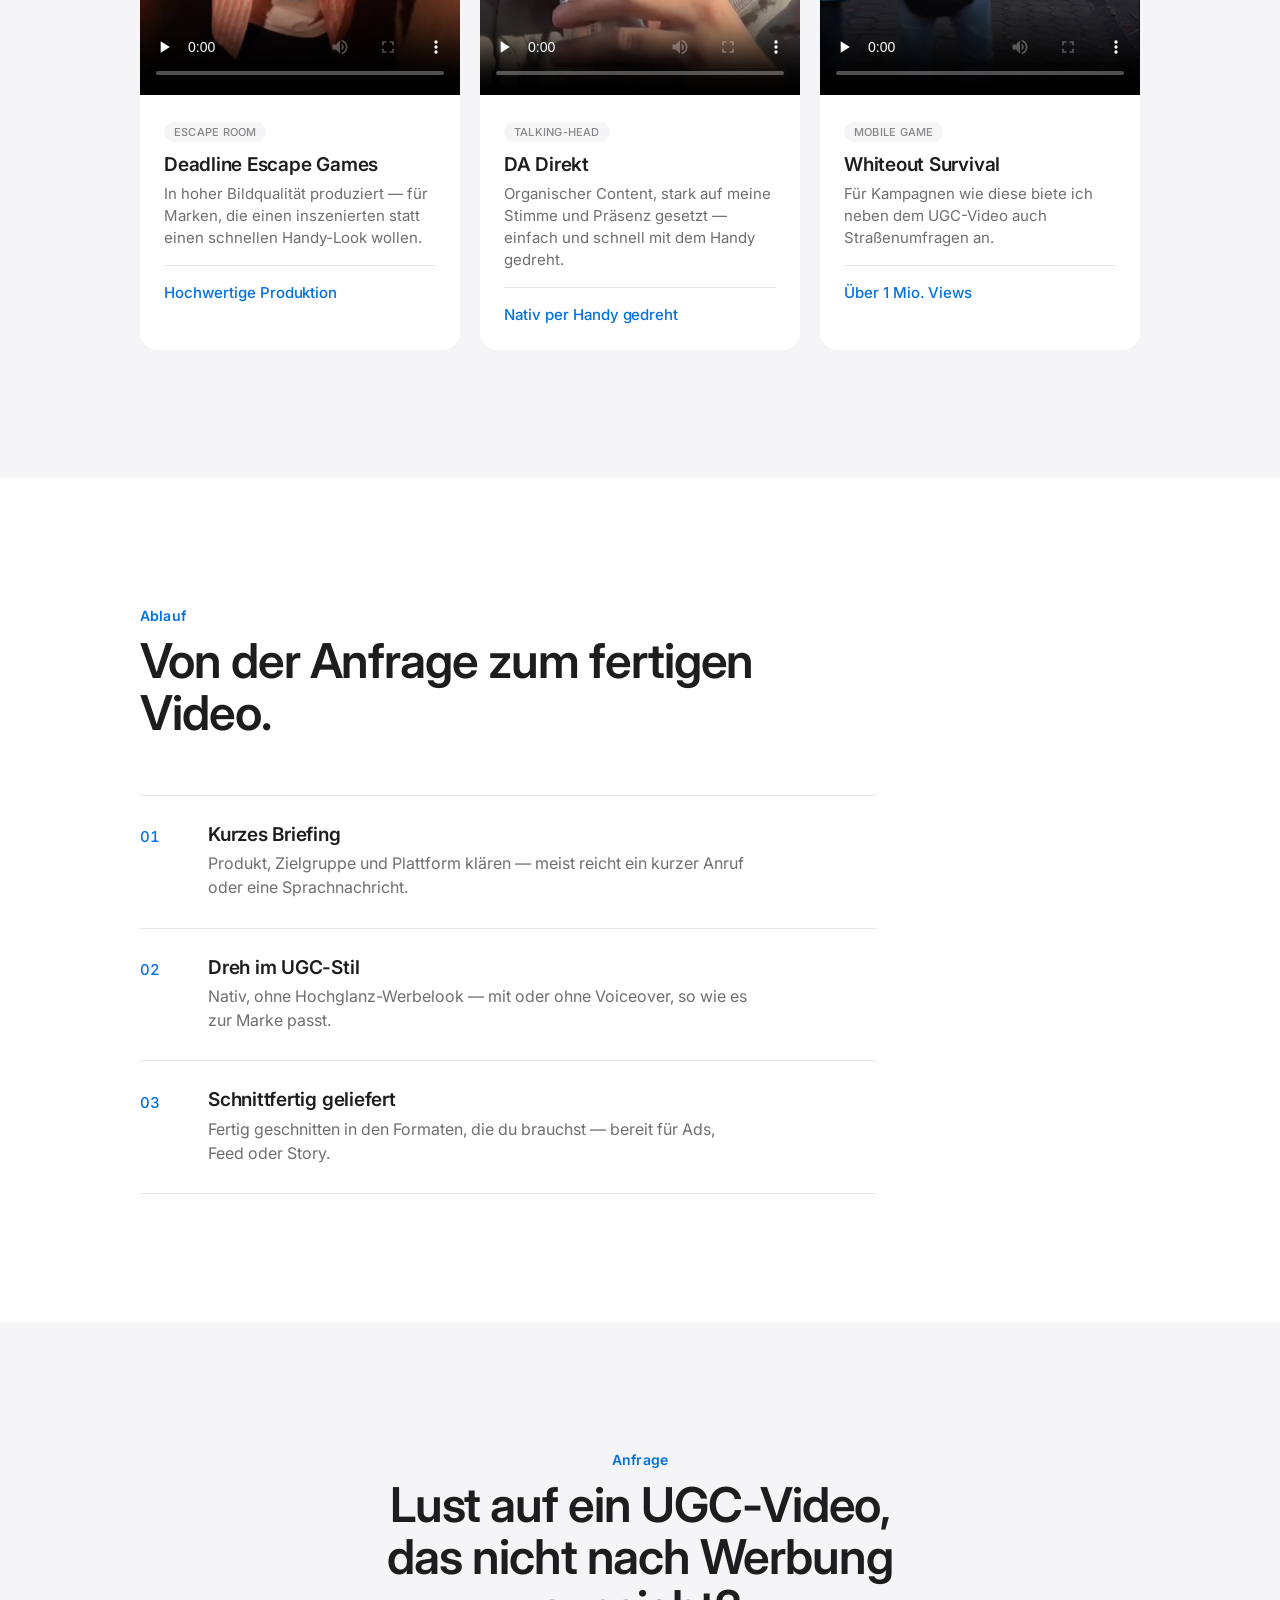
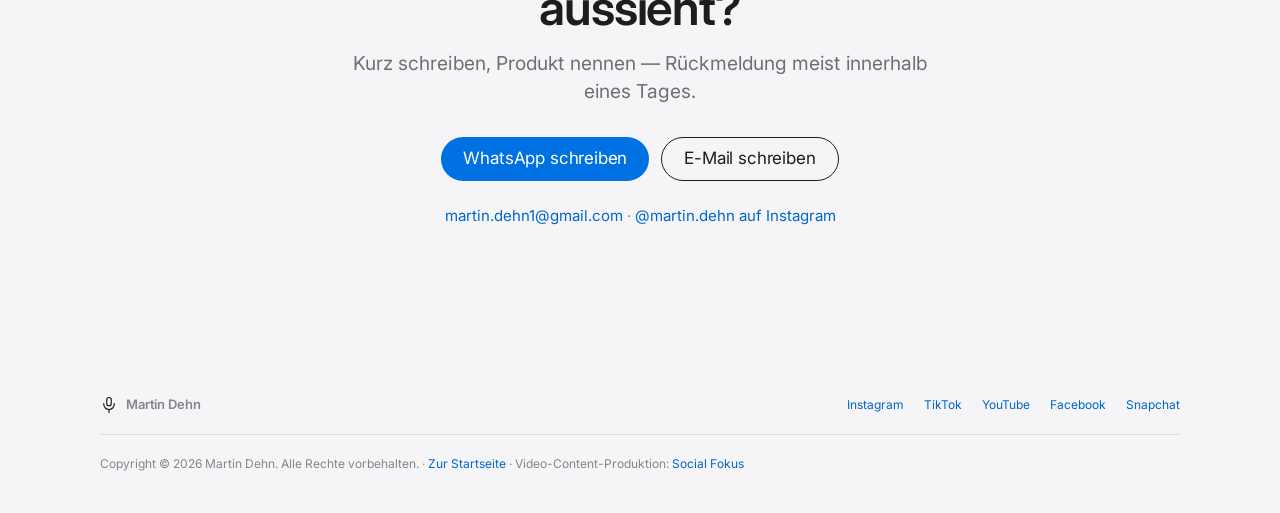
<file: ugc/index.html>
<!DOCTYPE html>
<html lang="de">
<head>
<meta charset="UTF-8">
<meta name="viewport" content="width=device-width, initial-scale=1.0">
<title>UGC-Videos für Marken — Martin Dehn</title>
<meta name="description" content="UGC-Videos von Martin Dehn: Content, der aussieht wie eine Empfehlung und performt wie Werbung. Über 600.000 Follower auf TikTok, YouTube Shorts, Snapchat und Instagram — Top 10 Snapchat-Creator Deutschland.">
<meta name="robots" content="index, follow">
<meta name="theme-color" content="#ffffff">
<link rel="canonical" href="https://martindehn.com/">
<script>document.documentElement.classList.add('js');</script>

<!-- Open Graph / Facebook, WhatsApp, LinkedIn -->
<meta property="og:type" content="website">
<meta property="og:url" content="https://martindehn.com/">
<meta property="og:site_name" content="Martin Dehn">
<meta property="og:title" content="UGC-Videos für Marken — Martin Dehn">
<meta property="og:description" content="Content, der aussieht wie eine Empfehlung und performt wie Werbung. Über 600.000 Follower auf TikTok, YouTube Shorts, Snapchat und Instagram.">
<meta property="og:image" content="https://martindehn.com/assets/img/martin-dehn-hero.jpg">

<!-- Twitter / X -->
<meta name="twitter:card" content="summary_large_image">
<meta name="twitter:title" content="UGC-Videos für Marken — Martin Dehn">
<meta name="twitter:description" content="Content, der aussieht wie eine Empfehlung und performt wie Werbung. Über 600.000 Follower auf TikTok, YouTube Shorts, Snapchat und Instagram.">
<meta name="twitter:image" content="https://martindehn.com/assets/img/martin-dehn-hero.jpg">

<link rel="icon" href="data:image/svg+xml,%3Csvg xmlns='http://www.w3.org/2000/svg' viewBox='0 0 100 100'%3E%3Crect width='100' height='100' rx='22' fill='%231d1d1f'/%3E%3Crect x='36' y='16' width='28' height='44' rx='14' fill='%23fff'/%3E%3Cpath d='M24 48v4a26 26 0 0 0 52 0v-4' stroke='%23fff' stroke-width='8' fill='none' stroke-linecap='round'/%3E%3Cpath d='M50 78v10' stroke='%23fff' stroke-width='8' stroke-linecap='round'/%3E%3C/svg%3E">
<link rel="preconnect" href="https://fonts.googleapis.com">
<link rel="preconnect" href="https://fonts.gstatic.com" crossorigin>
<link href="https://fonts.googleapis.com/css2?family=Inter:wght@400;500;600&display=swap" rel="stylesheet">
<link rel="stylesheet" href="../assets/css/style.css">
<link rel="stylesheet" href="../assets/css/ugc.css">

<script type="application/ld+json">
{
  "@context": "https://schema.org",
  "@type": "Service",
  "name": "UGC-Videoproduktion",
  "serviceType": "User Generated Content für Marken",
  "url": "https://martindehn.com/",
  "description": "UGC-Videos im nativen Social-Media-Stil für Marken — gedreht und schnittfertig geliefert für Ads, Feed und Story.",
  "areaServed": "DE",
  "provider": {
    "@type": "Person",
    "name": "Martin Dehn",
    "url": "https://martindehn.com/",
    "email": "martin.dehn1@gmail.com",
    "telephone": "+491624267272"
  }
}
</script>
</head>
<body>

<div class="progress-bar" id="progressBar" aria-hidden="true"></div>

<!-- NAV -->
<header class="site-nav" id="siteNav">
  <a href="../" class="nav-logo" aria-label="Martin Dehn — Startseite">
    <svg class="logo-mark" viewBox="0 0 24 24" fill="none" stroke="currentColor" stroke-width="1.6" stroke-linecap="round" stroke-linejoin="round" aria-hidden="true">
      <rect x="9" y="2" width="6" height="11" rx="3"/>
      <path d="M5 10v1a7 7 0 0 0 14 0v-1"/>
      <path d="M12 18v4"/>
    </svg>
    <span class="nav-logo-text">Martin Dehn</span>
  </a>

  <nav class="nav-links" id="navLinks" aria-label="Hauptnavigation">
    <a href="../moderator/#leistungen" class="nav-link">Moderation</a>
    <a href="#cases" class="nav-link" aria-current="page">UGC</a>
    <a href="#ablauf" class="nav-link">Ablauf</a>
    <a href="../moderator/#reichweite" class="nav-link">Reichweite</a>
    <a href="../dj/" class="nav-link">DJ</a>
    <a href="#anfrage" class="nav-link nav-cta">Anfragen</a>
  </nav>

  <button class="nav-toggle" id="navToggle" aria-label="Menü öffnen" aria-expanded="false" aria-controls="navLinks">
    <span></span><span></span><span></span>
  </button>
</header>

<main id="top">

  <!-- HERO -->
  <section class="section ugc-hero">
    <div class="ugc-hero-inner">
      <p class="eyebrow reveal">UGC für Marken</p>
      <h1 class="ugc-title reveal">
        Content, der aussieht wie
        <span class="hero-title-accent">Empfehlung</span> —
        und performt wie Werbung.
      </h1>
      <p class="ugc-lead reveal">
        Ich drehe UGC-Videos, die nicht wie Werbung wirken, aber wie Werbung verkaufen.
        Über 600.000 Follower, jahrelange Erfahrung vor der Kamera — und Marken,
        die mich immer wieder buchen.
      </p>
      <div class="booking-actions ugc-hero-actions reveal">
        <a class="btn btn-primary" href="https://wa.me/491624267272" target="_blank" rel="noopener">Per WhatsApp anfragen</a>
        <a class="btn btn-ghost" href="#cases">Beispiele ansehen</a>
      </div>
    </div>

    <div class="spec-strip reveal" role="list" aria-label="Reichweite nach Plattform">
      <div class="spec" role="listitem">
        <span class="spec-value">320<span class="spec-unit">K</span></span>
        <span class="spec-label">TikTok</span>
      </div>
      <div class="spec" role="listitem">
        <span class="spec-value">150<span class="spec-unit">K</span></span>
        <span class="spec-label">YouTube Shorts</span>
      </div>
      <div class="spec" role="listitem">
        <span class="spec-value">65<span class="spec-unit">K</span></span>
        <span class="spec-label">Snapchat · Top 10 Creator Deutschland</span>
      </div>
      <div class="spec" role="listitem">
        <span class="spec-value">50<span class="spec-unit">K</span></span>
        <span class="spec-label">Instagram</span>
      </div>
    </div>
  </section>

  <!-- CASE STUDIES -->
  <section class="section section--alt" id="cases">
    <div class="section-head reveal">
      <p class="eyebrow">Beispiele</p>
      <h2 class="section-title">Videos, die für Marken gearbeitet haben.</h2>
      <p class="section-sub">
        Drei echte Projekte — jedes im Format, das für die Marke funktioniert.
      </p>
    </div>

    <div class="case-grid">
      <article class="case-card reveal">
        <div class="case-thumb">
          <video class="case-video" controls preload="none" playsinline
                 poster="../assets/img/gallery/poster-deadline-escape.jpg">
            <source src="../assets/video/deadline-escape.mp4" type="video/mp4">
          </video>
        </div>
        <div class="case-body">
          <p class="case-tag">Escape Room</p>
          <h3 class="case-title">Deadline Escape Games</h3>
          <p class="case-text">In hoher Bildqualität produziert — für Marken, die einen inszenierten statt einen schnellen Handy-Look wollen.</p>
          <p class="case-result">Hochwertige Produktion</p>
        </div>
      </article>

      <article class="case-card reveal">
        <div class="case-thumb">
          <video class="case-video" controls preload="none" playsinline
                 poster="../assets/img/gallery/poster-da-direkt.jpg">
            <source src="../assets/video/da-direkt.mp4" type="video/mp4">
          </video>
        </div>
        <div class="case-body">
          <p class="case-tag">Talking-Head</p>
          <h3 class="case-title">DA Direkt</h3>
          <p class="case-text">Organischer Content, stark auf meine Stimme und Präsenz gesetzt — einfach und schnell mit dem Handy gedreht.</p>
          <p class="case-result">Nativ per Handy gedreht</p>
        </div>
      </article>

      <article class="case-card reveal">
        <div class="case-thumb">
          <video class="case-video" controls preload="none" playsinline
                 poster="../assets/img/gallery/poster-whiteout-survival.jpg">
            <source src="../assets/video/whiteout-survival.mp4" type="video/mp4">
          </video>
        </div>
        <div class="case-body">
          <p class="case-tag">Mobile Game</p>
          <h3 class="case-title">Whiteout Survival</h3>
          <p class="case-text">Für Kampagnen wie diese biete ich neben dem UGC-Video auch Straßenumfragen an.</p>
          <p class="case-result">Über 1 Mio. Views</p>
        </div>
      </article>
    </div>
  </section>

  <!-- ABLAUF -->
  <section class="section" id="ablauf">
    <div class="section-head reveal">
      <p class="eyebrow">Ablauf</p>
      <h2 class="section-title">Von der Anfrage zum fertigen Video.</h2>
    </div>

    <ol class="step-list">
      <li class="step reveal">
        <span class="step-num" aria-hidden="true">01</span>
        <div class="step-body">
          <h3 class="step-title">Kurzes Briefing</h3>
          <p class="step-text">Produkt, Zielgruppe und Plattform klären — meist reicht ein kurzer Anruf oder eine Sprachnachricht.</p>
        </div>
      </li>
      <li class="step reveal">
        <span class="step-num" aria-hidden="true">02</span>
        <div class="step-body">
          <h3 class="step-title">Dreh im UGC-Stil</h3>
          <p class="step-text">Nativ, ohne Hochglanz-Werbelook — mit oder ohne Voiceover, so wie es zur Marke passt.</p>
        </div>
      </li>
      <li class="step reveal">
        <span class="step-num" aria-hidden="true">03</span>
        <div class="step-body">
          <h3 class="step-title">Schnittfertig geliefert</h3>
          <p class="step-text">Fertig geschnitten in den Formaten, die du brauchst — bereit für Ads, Feed oder Story.</p>
        </div>
      </li>
    </ol>
  </section>

  <!-- ANFRAGE -->
  <section class="section section--alt section-booking" id="anfrage">
    <div class="booking-inner reveal">
      <p class="eyebrow">Anfrage</p>
      <h2 class="section-title">Lust auf ein UGC-Video, das nicht nach Werbung aussieht?</h2>
      <p class="section-sub">
        Kurz schreiben, Produkt nennen — Rückmeldung meist innerhalb eines Tages.
      </p>
      <div class="booking-actions">
        <a class="btn btn-primary" href="https://wa.me/491624267272" target="_blank" rel="noopener">WhatsApp schreiben</a>
        <a class="btn btn-ghost" href="mailto:martin.dehn1@gmail.com?subject=UGC-Anfrage">E-Mail schreiben</a>
      </div>
      <p class="booking-contact-line">
        <a href="mailto:martin.dehn1@gmail.com?subject=UGC-Anfrage">martin.dehn1@gmail.com</a>
        · <a href="https://www.instagram.com/martin.dehn/" target="_blank" rel="noopener">@martin.dehn auf Instagram</a>
      </p>
    </div>
  </section>

</main>

<!-- FOOTER -->
<footer class="site-footer">
  <div class="footer-inner">
    <a href="../" class="nav-logo" aria-label="Martin Dehn — Startseite">
      <svg class="logo-mark" viewBox="0 0 24 24" fill="none" stroke="currentColor" stroke-width="1.6" stroke-linecap="round" stroke-linejoin="round" aria-hidden="true">
        <rect x="9" y="2" width="6" height="11" rx="3"/>
        <path d="M5 10v1a7 7 0 0 0 14 0v-1"/>
        <path d="M12 18v4"/>
      </svg>
      <span class="nav-logo-text">Martin Dehn</span>
    </a>

    <div class="footer-social" aria-label="Social Media">
      <a href="https://www.instagram.com/martin.dehn/" target="_blank" rel="noopener">Instagram</a>
      <a href="https://www.tiktok.com/@martin.dehn" target="_blank" rel="noopener">TikTok</a>
      <a href="https://www.youtube.com/martindehn" target="_blank" rel="noopener">YouTube</a>
      <a href="https://www.facebook.com/martin.dehn.35/" target="_blank" rel="noopener">Facebook</a>
      <a href="https://www.snapchat.com/@martin.dehn" target="_blank" rel="noopener">Snapchat</a>
    </div>

    <p class="footer-meta">
      Copyright © <span id="year"></span> Martin Dehn. Alle Rechte vorbehalten. ·
      <a href="../">Zur Startseite</a> ·
      Video-Content-Produktion: <a href="https://socialfokus.de/" target="_blank" rel="noopener">Social Fokus</a>
    </p>
  </div>
</footer>

<script src="../assets/js/main.js"></script>
</body>
</html>
</file>
<file: assets/css/style.css>
/* ==========================================================================
   Martin Dehn — Moderator Portfolio
   Visual language modeled on Apple's marketing pages: white / #f5f5f7 bands,
   near-black type, a single blue accent, and size-specific tracking.
   ========================================================================== */

:root {
  /* Apple's actual surface pair: pure white against their signature light grey */
  --bg: #ffffff;
  --bg-alt: #f5f5f7;
  --surface: #ffffff;
  --border: rgba(0, 0, 0, 0.1);

  /* Apple's type colors — near-black, never pure #000 */
  --text: #1d1d1f;
  --text-dim: #6e6e73;
  --text-faint: #86868b;

  /* One accent, used for actions and links only */
  --accent: #0071e3;
  --accent-hover: #0077ed;
  --link: #0066cc;

  /* Critically damped, no overshoot — Apple's default UI feel */
  --ease: cubic-bezier(0.25, 0.1, 0.25, 1);
  --ease-out: cubic-bezier(0.28, 0.11, 0.32, 1);
  /* Sampled from a critically damped spring (damping 1.0, response 0.4):
     x(t) = 1 − (1 + ωt)·e^(−ωt). Settles without overshoot, unlike a bezier. */
  --spring: linear(
    0, 0.186, 0.465, 0.682, 0.821, 0.903,
    0.949, 0.973, 0.986, 0.993, 0.997, 0.999, 1
  );

  --container: 1080px;
  --gutter: clamp(1.375rem, 5vw, 2.5rem);
  --radius-lg: 18px;
  --radius-md: 12px;
}

* { box-sizing: border-box; }

html {
  /* System font first: it ships optical sizing and tracking tables already */
  font: 400 100%/1.47 -apple-system, BlinkMacSystemFont, "SF Pro Display", "SF Pro Text",
        "Inter", "Helvetica Neue", Helvetica, Arial, sans-serif;
  scroll-behavior: smooth;
  -webkit-text-size-adjust: 100%;
}

@media (prefers-reduced-motion: reduce) {
  html { scroll-behavior: auto; }
}

body {
  margin: 0;
  background: var(--bg);
  color: var(--text);
  font-size: 1.0625rem; /* Apple's 17px body */
  -webkit-font-smoothing: antialiased;
  -moz-osx-font-smoothing: grayscale;
  overflow-x: hidden;
}

img { max-width: 100%; display: block; }

a { color: inherit; text-decoration: none; }

h1, h2, h3 { margin: 0; font-weight: 600; }

p { margin: 0; }

:focus-visible {
  outline: 2px solid var(--accent);
  outline-offset: 3px;
  border-radius: 4px;
}

.progress-bar {
  position: fixed;
  top: 0; left: 0;
  height: 2px;
  width: 0%;
  background: var(--accent);
  z-index: 100;
  transition: width 80ms linear;
}

/* ==========================================================================
   Layout — full-bleed alternating bands
   ========================================================================== */

.section {
  position: relative;
  max-width: var(--container);
  margin: 0 auto;
  padding: clamp(4.5rem, 10vw, 8rem) var(--gutter);
}

/* Paint the grey band edge-to-edge without wrapping every section in markup */
.section--alt::before {
  content: "";
  position: absolute;
  inset: 0;
  left: 50%;
  width: 100vw;
  transform: translateX(-50%);
  background: var(--bg-alt);
  z-index: -1;
}

.section-head {
  max-width: 42rem;
  margin-bottom: clamp(2.5rem, 5vw, 3.5rem);
}

.eyebrow {
  font-size: 0.875rem;
  font-weight: 600;
  letter-spacing: 0.01em; /* small text wants slightly positive tracking */
  color: var(--accent);
  margin: 0 0 0.5rem;
}

.section-title {
  font-size: clamp(2rem, 4.2vw, 3rem);
  font-weight: 600;
  line-height: 1.08;
  letter-spacing: -0.022em; /* tightens as it grows */
}

.section-sub {
  margin-top: 1rem;
  font-size: clamp(1.0625rem, 1.5vw, 1.3125rem);
  line-height: 1.42;
  letter-spacing: 0.004em;
  color: var(--text-dim);
}

/* ---- Reveal on scroll ----
   Uses the independent `translate` property rather than `transform`, so a
   component's own hover transform composes with it instead of clobbering it.
   Scoped to .js so that without JavaScript nothing is ever hidden. */
.js .reveal {
  opacity: 0;
  translate: 0 22px;
  /* `transform` rides along here so revealed components (cards, platform
     tiles) keep a hover transition without redeclaring one — a second
     `transition` on those classes would override this whole list. */
  transition: opacity 600ms var(--spring),
              translate 600ms var(--spring),
              transform 400ms var(--ease-out);
  will-change: opacity, translate;
}
.js .reveal.is-visible { opacity: 1; translate: none; }
/* Dropped once the element has landed — a permanent hint costs memory */
.js .reveal.is-settled { will-change: auto; }

/* Images materialize: they scale up as they fade, rather than just appearing */
.js .hero-portrait.reveal,
.js .about-media.reveal,
.js .gallery-item.reveal {
  scale: 0.97;
  transition: opacity 600ms var(--spring),
              translate 600ms var(--spring),
              scale 600ms var(--spring),
              transform 400ms var(--ease-out);
}
.js .hero-portrait.reveal.is-visible,
.js .about-media.reveal.is-visible,
.js .gallery-item.reveal.is-visible { scale: 1; }

@media (prefers-reduced-motion: reduce) {
  /* Gentler equivalent, not no feedback: a short cross-fade, no travel.
     Keeps the .js prefix — a media query adds no specificity, so an
     unprefixed .reveal here would lose to .js .reveal above. */
  .js .reveal,
  .js .hero-portrait.reveal,
  .js .about-media.reveal,
  .js .gallery-item.reveal {
    translate: none;
    scale: 1;
    transition: opacity 200ms ease;
    transition-delay: 0ms !important;
  }
}

/* ==========================================================================
   Buttons — Apple's pill actions
   ========================================================================== */

.btn {
  display: inline-flex;
  align-items: center;
  justify-content: center;
  min-height: 2.75rem;
  padding: 0.5rem 1.375rem;
  border-radius: 980px; /* Apple's pill radius */
  font-size: 1.0625rem;
  font-weight: 400;
  letter-spacing: -0.01em;
  transition: background-color 200ms var(--ease), color 200ms var(--ease),
              transform 120ms var(--ease-out);
}
/* Feedback on press, not on release */
.btn:active { transform: scale(0.97); }

.btn-primary {
  background: var(--accent);
  color: #fff;
}
.btn-primary:hover { background: var(--accent-hover); }

.btn-ghost {
  border: 1px solid var(--text);
  color: var(--text);
  background: transparent;
}
.btn-ghost:hover { background: var(--text); color: #fff; }

/* ==========================================================================
   Nav — translucent chrome, content scrolls underneath
   ========================================================================== */

.site-nav {
  position: fixed;
  top: 0; left: 0; right: 0;
  z-index: 50;
  display: flex;
  align-items: center;
  justify-content: space-between;
  gap: 1rem;
  height: 3rem;
  padding: 0 var(--gutter);
  background: rgba(255, 255, 255, 0.72);
  backdrop-filter: saturate(180%) blur(20px);
  -webkit-backdrop-filter: saturate(180%) blur(20px);
  border-bottom: 1px solid transparent;
  transition: border-color 300ms var(--ease), background-color 300ms var(--ease);
}
.site-nav.is-scrolled {
  background: rgba(255, 255, 255, 0.86);
  border-bottom-color: rgba(0, 0, 0, 0.08);
}

.nav-logo { display: flex; align-items: center; gap: 0.5rem; }
.logo-mark { width: 22px; height: 22px; color: var(--text); flex-shrink: 0; }
.nav-logo-text {
  font-size: 0.9375rem;
  font-weight: 600;
  letter-spacing: -0.01em;
}

.nav-links {
  display: flex;
  align-items: center;
  gap: clamp(1rem, 2.4vw, 2rem);
}

.nav-link {
  font-size: 0.75rem;
  font-weight: 400;
  letter-spacing: 0.005em;
  color: var(--text);
  opacity: 0.86;
  transition: opacity 150ms var(--ease);
  padding: 0.25rem 0;
}
.nav-link:hover { opacity: 1; }

.nav-cta {
  color: var(--link);
  opacity: 1;
  font-weight: 500;
}
.nav-cta:hover { text-decoration: underline; }

.nav-toggle {
  display: none;
  flex-direction: column;
  gap: 4px;
  background: none;
  border: none;
  padding: 8px;
  cursor: pointer;
}
.nav-toggle span {
  width: 17px;
  height: 1px;
  background: var(--text);
  transition: transform 300ms var(--ease-out), opacity 200ms var(--ease);
}
.nav-toggle[aria-expanded="true"] span:nth-child(1) { transform: translateY(5px) rotate(45deg); }
.nav-toggle[aria-expanded="true"] span:nth-child(2) { opacity: 0; }
.nav-toggle[aria-expanded="true"] span:nth-child(3) { transform: translateY(-5px) rotate(-45deg); }

/* ==========================================================================
   Hero
   ========================================================================== */

.hero {
  position: relative;
  max-width: var(--container);
  margin: 0 auto;
  padding: clamp(6rem, 13vw, 8.5rem) var(--gutter) 0;
  display: grid;
  grid-template-columns: 1.12fr 0.88fr;
  gap: clamp(2rem, 5vw, 4rem);
  align-items: center;
}

.hero-title {
  font-size: clamp(2.5rem, 5.4vw, 3.875rem);
  font-weight: 600;
  line-height: 1.05;
  letter-spacing: -0.03em; /* strongest negative tracking on the largest text */
}

.hero-title-accent { color: var(--accent); }

.hero-sub {
  margin-top: 1.25rem;
  max-width: 26rem;
  font-size: clamp(1.1875rem, 1.9vw, 1.5rem);
  line-height: 1.32;
  letter-spacing: 0.004em;
  color: var(--text-dim);
}

.hero-actions {
  margin-top: 2rem;
  display: flex;
  gap: 0.75rem;
  flex-wrap: wrap;
}

.hero-portrait { position: relative; }

.portrait-frame {
  aspect-ratio: 4 / 5;
  border-radius: var(--radius-lg);
  background-color: var(--bg-alt);
  background-size: cover;
  background-position: center;
}

.portrait-frame--tall { aspect-ratio: 3 / 4; }

/* ---- Spec strip — Apple's tech-specs rhythm, used for a bio ---- */
.spec-strip {
  margin-top: clamp(3.5rem, 8vw, 5.5rem);
  grid-column: 1 / -1;
  display: grid;
  grid-template-columns: repeat(5, 1fr);
  border-top: 1px solid var(--border);
  padding-top: clamp(1.75rem, 4vw, 2.5rem);
}

.spec {
  display: flex;
  flex-direction: column;
  align-items: center;
  text-align: center;
  gap: 0.25rem;
  padding: 0 0.75rem;
  border-left: 1px solid var(--border);
}
.spec:first-child { border-left: none; }

.spec-value {
  font-size: clamp(1.625rem, 3vw, 2.25rem);
  font-weight: 600;
  letter-spacing: -0.022em;
  font-variant-numeric: tabular-nums;
}
.spec-unit { font-size: 0.5em; font-weight: 400; color: var(--text-dim); margin-left: 0.15em; }

.spec-label {
  font-size: 0.8125rem;
  line-height: 1.3;
  letter-spacing: 0.008em;
  color: var(--text-faint);
}

/* ==========================================================================
   Cards
   ========================================================================== */

.card-grid {
  display: grid;
  grid-template-columns: repeat(3, 1fr);
  gap: 1.25rem;
}

.card {
  padding: clamp(1.75rem, 3vw, 2.25rem);
  border-radius: var(--radius-lg);
  background: var(--surface);
}
/* On the grey band the card reads as white; on white it reads as grey */
.section--alt .card { background: #fff; }
.section:not(.section--alt) .card { background: var(--bg-alt); }
.card:hover { transform: translateY(-4px); }

.card-icon {
  width: 28px;
  height: 28px;
  margin-bottom: 1.125rem;
  color: var(--accent);
}
.card-icon svg { width: 100%; height: 100%; display: block; }

.card-title {
  font-size: 1.3125rem;
  font-weight: 600;
  line-height: 1.19;
  letter-spacing: -0.014em;
  margin-bottom: 0.5rem;
}

.card-text {
  font-size: 1rem;
  line-height: 1.47;
  letter-spacing: -0.002em;
  color: var(--text-dim);
}

/* ==========================================================================
   About
   ========================================================================== */

.about-grid {
  display: grid;
  grid-template-columns: 0.8fr 1.2fr;
  gap: clamp(2rem, 5vw, 4rem);
  align-items: start;
}

.about-copy .section-title { margin-bottom: 1.5rem; }

.about-text {
  font-size: 1.0625rem;
  line-height: 1.6;
  letter-spacing: -0.002em;
  color: var(--text-dim);
  margin-bottom: 1.25rem;
  max-width: 62ch;
}
.about-text:last-child { margin-bottom: 0; }

/* ==========================================================================
   Reach / platforms
   ========================================================================== */

.platform-grid {
  display: grid;
  grid-template-columns: repeat(5, 1fr);
  gap: 1rem;
}

.platform {
  display: flex;
  flex-direction: column;
  align-items: center;
  gap: 0.75rem;
  padding: 1.75rem 1rem;
  border-radius: var(--radius-lg);
  background: #fff;
  color: var(--text);
}
.platform svg { width: 24px; height: 24px; }
.platform:hover { transform: translateY(-4px); }
/* Press feedback has to land on pointer-down, not ease in over the hover
   duration — the shorter duration wins while :active holds */
.platform:active { transform: scale(0.97); transition-duration: 100ms; }

.platform-name {
  font-size: 0.8125rem;
  letter-spacing: 0.008em;
  color: var(--text-dim);
}

.reach-benefits { margin-top: 1.25rem; }

.reach-link { margin-top: 2rem; }
.reach-link a { color: var(--link); white-space: nowrap; }
.reach-link a:hover { text-decoration: underline; }

/* ==========================================================================
   Gallery — columns masonry, photos keep their own ratio
   ========================================================================== */

.gallery-grid {
  column-count: 3;
  column-gap: 1rem;
}

.gallery-item {
  break-inside: avoid;
  margin-bottom: 1rem;
  border-radius: var(--radius-md);
  background-color: var(--bg-alt);
  overflow: hidden;
}

/* The frame holds still and the photo scales inside it — the frame moving
   would break the grid's alignment with its neighbours. */
.gallery-item img {
  width: 100%;
  height: auto;
  display: block;
  transition: scale 500ms var(--ease-out);
}
.gallery-item:hover img { scale: 1.04; }

@media (prefers-reduced-motion: reduce) {
  .gallery-item img { transition: none; }
  .gallery-item:hover img { scale: 1; }
  /* Hold position on hover too — colour/opacity still signal the state */
  .card:hover,
  .platform:hover,
  .logo-row--brand img:hover { transform: none; }
}

/* ==========================================================================
   Logos
   ========================================================================== */

.section-logos { text-align: center; }
.section-logos .section-head { margin-left: auto; margin-right: auto; text-align: center; }

.logo-row {
  display: flex;
  align-items: center;
  justify-content: center;
  flex-wrap: wrap;
  gap: 1rem;
}

/* Capped so the 8 logos wrap 4 + 4 instead of stranding one on its own row */
.logo-row--brand {
  max-width: 33rem;
  margin-inline: auto;
}

.logo-row--brand img {
  height: 76px;
  width: 112px;
  object-fit: contain;
  background: #fff;
  border-radius: var(--radius-md);
  padding: 12px;
  transition: transform 300ms var(--ease-out);
}
.logo-row--brand img:hover { transform: translateY(-4px); }

.logo-row--tv { gap: clamp(2rem, 6vw, 4rem); }
.logo-row--tv img {
  height: 24px;
  width: auto;
  max-width: 140px;
  object-fit: contain;
  filter: grayscale(1) opacity(0.45);
  transition: filter 300ms var(--ease);
}
.logo-row--tv img:hover { filter: grayscale(0) opacity(1); }

.logo-fallback {
  height: 32px;
  display: inline-flex;
  align-items: center;
  padding: 0 1rem;
  border-radius: 980px;
  border: 1px solid var(--border);
  font-size: 0.8125rem;
  letter-spacing: 0.008em;
  color: var(--text-faint);
}

.logo-row-label {
  margin-top: 3.5rem;
  margin-bottom: 1.5rem;
  font-size: 0.8125rem;
  letter-spacing: 0.008em;
  color: var(--text-faint);
}

/* ==========================================================================
   Booking
   ========================================================================== */

.section-booking { text-align: center; }
.booking-inner { max-width: 36rem; margin: 0 auto; }
.section-booking .section-sub { margin-left: auto; margin-right: auto; }

.booking-actions {
  margin-top: 2rem;
  display: flex;
  justify-content: center;
  gap: 0.75rem;
  flex-wrap: wrap;
}

.booking-contact-line {
  margin-top: 1.5rem;
  font-size: 0.9375rem;
  color: var(--text-faint);
}
.booking-contact-line a { color: var(--link); }
.booking-contact-line a:hover { text-decoration: underline; }

/* ==========================================================================
   Footer
   ========================================================================== */

.site-footer {
  background: var(--bg-alt);
  padding: 2.5rem var(--gutter);
  font-size: 0.75rem;
  line-height: 1.5;
  color: var(--text-faint);
}

.footer-inner {
  max-width: var(--container);
  margin: 0 auto;
  display: flex;
  align-items: center;
  justify-content: space-between;
  flex-wrap: wrap;
  gap: 1.25rem;
}

.footer-inner .nav-logo-text { font-size: 0.8125rem; }
.footer-inner .logo-mark { width: 18px; height: 18px; }

.footer-social { display: flex; gap: 1.25rem; }
.footer-social a {
  color: var(--link);
  transition: opacity 150ms var(--ease);
}
.footer-social a:hover { text-decoration: underline; }

.footer-meta {
  width: 100%;
  padding-top: 1.25rem;
  border-top: 1px solid var(--border);
}
.footer-meta a { color: var(--link); }
.footer-meta a:hover { text-decoration: underline; }

/* ==========================================================================
   Responsive
   ========================================================================== */

@media (max-width: 980px) {
  .hero { grid-template-columns: 1fr; }
  .hero-portrait { order: -1; width: 100%; max-width: 340px; margin: 0 auto; }
  .hero-sub { max-width: 34rem; }
  .spec-strip { grid-template-columns: repeat(3, 1fr); row-gap: 1.75rem; }
  .spec:nth-child(4) { border-left: none; }
  .about-grid { grid-template-columns: 1fr; }
  .about-media { width: 100%; max-width: 340px; margin: 0 auto; }
  .card-grid { grid-template-columns: repeat(2, 1fr); }
  .platform-grid { grid-template-columns: repeat(3, 1fr); }
  .gallery-grid { column-count: 2; }
}

@media (max-width: 900px) {
  .nav-links {
    position: fixed;
    top: 3rem;
    right: 0;
    left: 0;
    height: calc(100vh - 3rem);
    flex-direction: column;
    justify-content: flex-start;
    align-items: stretch;
    gap: 0;
    padding: 1rem var(--gutter);
    /* Solid: a full-screen sheet must not stack translucency over content */
    background: #fff;
    /* Enters and exits along the same path */
    opacity: 0;
    transform: translateY(-8px);
    pointer-events: none;
    transition: opacity 300ms var(--ease), transform 300ms var(--ease-out);
  }
  .nav-links.is-open { opacity: 1; transform: none; pointer-events: auto; }
  .nav-link {
    font-size: 1.5rem;
    font-weight: 600;
    letter-spacing: -0.018em;
    padding: 0.75rem 0;
    border-bottom: 1px solid var(--border);
  }
  .nav-toggle { display: flex; }

  .spec-strip { grid-template-columns: repeat(2, 1fr); }
  .spec:nth-child(3) { border-left: none; }

  .card-grid { grid-template-columns: 1fr; }
  .platform-grid { grid-template-columns: repeat(2, 1fr); }

  .gallery-grid { column-gap: 0.75rem; }
  .gallery-item { margin-bottom: 0.75rem; }

  .footer-inner { justify-content: flex-start; }
}

/* ==========================================================================
   Accessibility preferences
   ========================================================================== */

@media (prefers-reduced-transparency: reduce) {
  .site-nav, .nav-links {
    backdrop-filter: none;
    -webkit-backdrop-filter: none;
    background: #fff;
  }
}

@media (prefers-contrast: more) {
  :root {
    --border: rgba(0, 0, 0, 0.4);
    --text-dim: #48484a;
    --text-faint: #48484a;
  }
  .card, .platform, .logo-row--brand img { border: 1px solid var(--border); }
}
</file>
<file: assets/css/ugc.css>
/* ==========================================================================
   UGC subpage — extends style.css with the few pieces the homepage lacks.
   Everything else (nav, bands, cards, buttons, specs, reveals) is inherited.
   ========================================================================== */

/* ---- Hero ---- */
/* Single column and centred: there is no product photo to balance a split
   layout here, and a lone column of text pinned left reads as unfinished. */
.ugc-hero {
  padding-top: clamp(6rem, 13vw, 8.5rem);
  text-align: center;
}

.ugc-hero-inner {
  max-width: 46rem;
  margin: 0 auto;
}

.ugc-title {
  font-size: clamp(2.25rem, 5vw, 3.5rem);
  font-weight: 600;
  line-height: 1.07;
  letter-spacing: -0.028em; /* tightest tracking sits on the largest type */
  text-wrap: balance;
}

.ugc-lead {
  margin: 1.25rem auto 0;
  max-width: 38rem;
  font-size: clamp(1.125rem, 1.7vw, 1.375rem);
  line-height: 1.38;
  letter-spacing: 0.004em;
  color: var(--text-dim);
}

.ugc-hero-actions { margin-top: 2rem; }

/* The shared spec strip is built for the homepage's five figures; this page
   has four, which would otherwise leave an empty fifth column on the right. */
.ugc-hero .spec-strip { grid-template-columns: repeat(4, 1fr); }

/* ---- Case studies ---- */
.case-grid {
  display: grid;
  grid-template-columns: repeat(3, 1fr);
  gap: 1.25rem;
}

.case-card {
  border-radius: var(--radius-lg);
  background: #fff;
  overflow: hidden;
}

/* Vertical frame, matching the aspect the finished videos ship in.
   Deliberately a step darker than --bg-alt: the card sits on a --bg-alt band,
   so reusing that token would make the whole upper half of the card vanish. */
.case-thumb {
  aspect-ratio: 3 / 4;
  background: #e8e8ed;
  display: flex;
  align-items: center;
  justify-content: center;
}

.case-thumb-label {
  font-size: 0.8125rem;
  letter-spacing: 0.008em;
  color: var(--text-faint);
}

.case-video {
  width: 100%;
  height: 100%;
  object-fit: cover;
}

.case-body { padding: 1.5rem; }

.case-tag {
  display: inline-block;
  margin-bottom: 0.75rem;
  padding: 0.125rem 0.625rem;
  border-radius: 980px;
  background: var(--bg-alt);
  font-size: 0.6875rem;
  font-weight: 500;
  letter-spacing: 0.02em;
  text-transform: uppercase;
  color: var(--text-faint);
}

.case-title {
  font-size: 1.1875rem;
  font-weight: 600;
  line-height: 1.2;
  letter-spacing: -0.012em;
  margin-bottom: 0.375rem;
}

.case-text {
  font-size: 0.9375rem;
  line-height: 1.47;
  color: var(--text-dim);
}

.case-result {
  margin-top: 1rem;
  padding-top: 1rem;
  border-top: 1px solid var(--border);
  font-size: 0.9375rem;
  font-weight: 500;
  letter-spacing: -0.002em;
  color: var(--accent);
}

/* ---- Ablauf ----
   Numbered because the steps are a real sequence: the briefing has to
   happen before the shoot, and the shoot before delivery. */
.step-list {
  list-style: none;
  margin: 0;
  padding: 0;
  max-width: 46rem;
}

.step {
  display: grid;
  grid-template-columns: 3.25rem 1fr;
  gap: 1rem;
  padding: 1.75rem 0;
  border-top: 1px solid var(--border);
}
.step-list .step:last-child { border-bottom: 1px solid var(--border); }

.step-num {
  font-size: 0.9375rem;
  font-weight: 500;
  letter-spacing: 0.01em;
  color: var(--accent);
  font-variant-numeric: tabular-nums;
  padding-top: 0.15rem;
}

.step-title {
  font-size: 1.1875rem;
  font-weight: 600;
  line-height: 1.2;
  letter-spacing: -0.012em;
  margin-bottom: 0.375rem;
}

.step-text {
  font-size: 1rem;
  line-height: 1.47;
  color: var(--text-dim);
  max-width: 34rem;
}

/* ---- Booking block sits on the grey band here ---- */
.section--alt.section-booking .booking-contact-line a { color: var(--link); }

/* ==========================================================================
   Responsive
   ========================================================================== */

@media (max-width: 980px) {
  .case-grid { grid-template-columns: repeat(2, 1fr); }
  /* Four figures fold to 2×2, so the divider belongs on the right column only.
     style.css puts it on child 4 for its own five-item strip — reset first. */
  .ugc-hero .spec-strip { grid-template-columns: repeat(2, 1fr); row-gap: 1.75rem; }
  .ugc-hero .spec { border-left: 1px solid var(--border); }
  .ugc-hero .spec:nth-child(odd) { border-left: none; }
}

@media (max-width: 640px) {
  .case-grid { grid-template-columns: 1fr; }
  .step { grid-template-columns: 2.5rem 1fr; padding: 1.5rem 0; }
}
</file>
<file: assets/css/dj.css>
.dj-hero {
  min-height: min(850px, 92svh);
  padding-top: clamp(7rem, 13vw, 10rem);
  padding-bottom: clamp(4.5rem, 8vw, 7rem);
  display: grid;
  grid-template-columns: minmax(0, 1.1fr) minmax(260px, 0.9fr);
  gap: clamp(2rem, 6vw, 5rem);
  align-items: center;
}

.dj-title {
  font-size: clamp(2.7rem, 5.5vw, 4.8rem);
  line-height: 1.04;
  letter-spacing: -0.038em;
  text-wrap: balance;
}

.dj-lead {
  max-width: 35rem;
  margin-top: 1.4rem;
  color: var(--text-dim);
  font-size: clamp(1.125rem, 1.6vw, 1.375rem);
  line-height: 1.43;
}

.dj-mic-line {
  max-width: 34rem;
  margin-top: 1.25rem;
  padding-left: 1rem;
  border-left: 3px solid var(--accent);
  font-size: 1.0625rem;
  font-weight: 600;
  line-height: 1.4;
}

.dj-hero-actions {
  display: flex;
  flex-wrap: wrap;
  gap: 0.75rem;
  margin-top: 2rem;
}

.dj-visual {
  position: relative;
  margin: 0;
  aspect-ratio: 1;
  overflow: hidden;
  border-radius: var(--radius-lg);
  background: #090a0d;
}

.dj-visual-photo {
  display: block;
  width: 100%;
  height: 100%;
  object-fit: cover;
  object-position: center 43%;
}

.dj-visual::after {
  content: "";
  position: absolute;
  inset: 55% 0 0;
  background: linear-gradient(transparent, rgba(0, 0, 0, 0.55));
  pointer-events: none;
}

.dj-visual-caption {
  position: absolute;
  z-index: 1;
  right: 1.4rem;
  bottom: 1.25rem;
  margin: 0;
  color: #fff;
  font-size: 0.65rem;
  font-weight: 600;
  letter-spacing: 0.16em;
}

.dj-card-number {
  display: block;
  margin-bottom: 2rem;
  color: var(--accent);
  font-size: 0.875rem;
  font-weight: 600;
}

.dj-genre-list { border-top: 1px solid var(--border); }
.dj-genre {
  display: grid;
  grid-template-columns: 3rem minmax(0, 0.85fr) minmax(0, 1fr);
  gap: 1rem;
  align-items: baseline;
  padding: 1.25rem 0;
  border-bottom: 1px solid var(--border);
}
.dj-genre span { color: var(--accent); font-size: 0.8125rem; font-weight: 600; }
.dj-genre h3 { font-size: clamp(1.5rem, 3vw, 2.25rem); letter-spacing: -0.025em; }
.dj-genre p { color: var(--text-dim); font-size: 1rem; }

.dj-appearances { margin-top: clamp(4.5rem, 9vw, 7rem); scroll-margin-top: 5rem; }
.dj-appearance-grid { display: grid; grid-template-columns: repeat(3, 1fr); gap: 1rem; }
.dj-appearance {
  min-height: 11rem;
  display: flex;
  flex-direction: column;
  justify-content: space-between;
  padding: 1.5rem;
  border: 1px solid var(--border);
  border-radius: var(--radius-lg);
  background: #fff;
}
.dj-appearance-label { color: var(--accent); font-size: 0.8125rem; font-weight: 600; }
.dj-appearance h3 { font-size: clamp(1.25rem, 2vw, 1.75rem); line-height: 1.2; letter-spacing: -0.02em; }

.dj-combo {
  display: grid;
  grid-template-columns: 0.8fr 1.2fr;
  gap: clamp(2rem, 7vw, 6rem);
  align-items: center;
}

.dj-combo-mark {
  color: var(--text);
  font-size: clamp(4rem, 9vw, 7rem);
  font-weight: 600;
  letter-spacing: -0.09em;
  white-space: nowrap;
}

.dj-combo-mark span { color: var(--accent); padding: 0 0.12em; }
.dj-text-link { display: inline-block; margin-top: 1.5rem; color: var(--link); font-size: 1rem; }
.dj-text-link:hover { text-decoration: underline; }

.dj-reach {
  display: grid;
  grid-template-columns: 0.8fr 1.2fr;
  gap: clamp(2rem, 7vw, 6rem);
  align-items: center;
}
.dj-reach-number {
  color: var(--accent);
  font-size: clamp(5rem, 10vw, 8rem);
  font-weight: 600;
  letter-spacing: -0.07em;
  line-height: 1;
  white-space: nowrap;
}
.dj-reach-number span { font-size: 0.48em; letter-spacing: -0.04em; }

@media (max-width: 750px) {
  .dj-hero { min-height: 0; grid-template-columns: 1fr; }
  .dj-visual { width: min(100%, 460px); margin: 0 auto; }
  .dj-combo { grid-template-columns: 1fr; gap: 1rem; }
  .dj-reach { grid-template-columns: 1fr; gap: 1.25rem; }
  .dj-genre { grid-template-columns: 2rem 1fr; gap: 0.25rem 0.75rem; }
  .dj-genre p { grid-column: 2; }
  .dj-appearance-grid { grid-template-columns: 1fr; }
  .dj-appearance { min-height: 8rem; }
}
</file>
<file: assets/css/links.css>
/* ==========================================================================
   Links (bio-link) page — extends style.css. No .site-nav here on purpose:
   a bio-link page has one job, and a nav bar is a way out of it.
   ========================================================================== */

.links-page {
  min-height: 100vh;
  display: flex;
  flex-direction: column;
  align-items: center;
  padding: clamp(3rem, 10vw, 5rem) var(--gutter) 3rem;
}

.links-avatar {
  width: 96px;
  height: 96px;
  border-radius: 50%;
  background-color: var(--bg-alt);
  background-size: cover;
  background-position: center;
  border: 1px solid var(--border);
}

.links-name {
  margin-top: 1.25rem;
  font-size: 1.375rem;
  font-weight: 600;
  letter-spacing: -0.015em;
}

.links-tagline {
  margin-top: 0.25rem;
  font-size: 0.9375rem;
  color: var(--text-dim);
}

/* ---- Social icon row: deliberately smaller than the offer rows below,
   so the eye still lands on the affiliate list, not here. ---- */
.links-social {
  display: flex;
  gap: 0.75rem;
  margin-top: 1.25rem;
}

.links-social a {
  display: flex;
  align-items: center;
  justify-content: center;
  width: 40px;
  height: 40px;
  border-radius: 50%;
  color: var(--text-dim);
  background: var(--bg-alt);
  transition: color 150ms var(--ease), background 150ms var(--ease), transform 150ms var(--ease-out);
}
.links-social a svg { width: 18px; height: 18px; }
.links-social a:hover { color: var(--text); background: #ececf0; }
.links-social a:active { transform: scale(0.94); }

.links-disclosure {
  margin-top: 1.5rem;
  max-width: 26rem;
  font-size: 0.75rem;
  line-height: 1.45;
  color: var(--text-faint);
  text-align: center;
}

/* ---- Offer list: grouped rows, iOS-Settings style ---- */
.link-list {
  width: 100%;
  max-width: 30rem;
  margin-top: 2rem;
  border-radius: var(--radius-lg);
  background: #fff;
  overflow: hidden;
}

.link-row {
  display: flex;
  align-items: center;
  justify-content: space-between;
  gap: 1rem;
  /* 48px+ tap target: most visitors arrive on a phone */
  min-height: 3.25rem;
  padding: 0.875rem 1.25rem;
  border-bottom: 1px solid var(--border);
  transition: background 150ms var(--ease);
}
.link-list .link-row:last-child { border-bottom: none; }
.link-row:hover { background: var(--bg-alt); }
.link-row:active { background: #ececf0; }

.link-row-text {
  display: flex;
  flex-direction: column;
  gap: 0.15rem;
  min-width: 0;
}

.link-row-title {
  font-size: 1rem;
  font-weight: 500;
  letter-spacing: -0.008em;
  color: var(--text);
}

.link-row-meta {
  display: flex;
  align-items: center;
  gap: 0.4rem;
  font-size: 0.8125rem;
  color: var(--text-dim);
}

.ad-tag {
  padding: 0.0625rem 0.4rem;
  border-radius: 980px;
  background: var(--bg-alt);
  font-size: 0.6875rem;
  font-weight: 500;
  letter-spacing: 0.01em;
  color: var(--text-faint);
  white-space: nowrap;
}

.chevron {
  width: 18px;
  height: 18px;
  flex-shrink: 0;
  color: var(--text-faint);
}

.links-footer {
  margin-top: 2.5rem;
  font-size: 0.8125rem;
  color: var(--text-faint);
}
.links-footer a { color: var(--link); }
.links-footer a:hover { text-decoration: underline; }

@media (max-width: 480px) {
  .links-page { padding-top: 2.75rem; }
}
</file>
